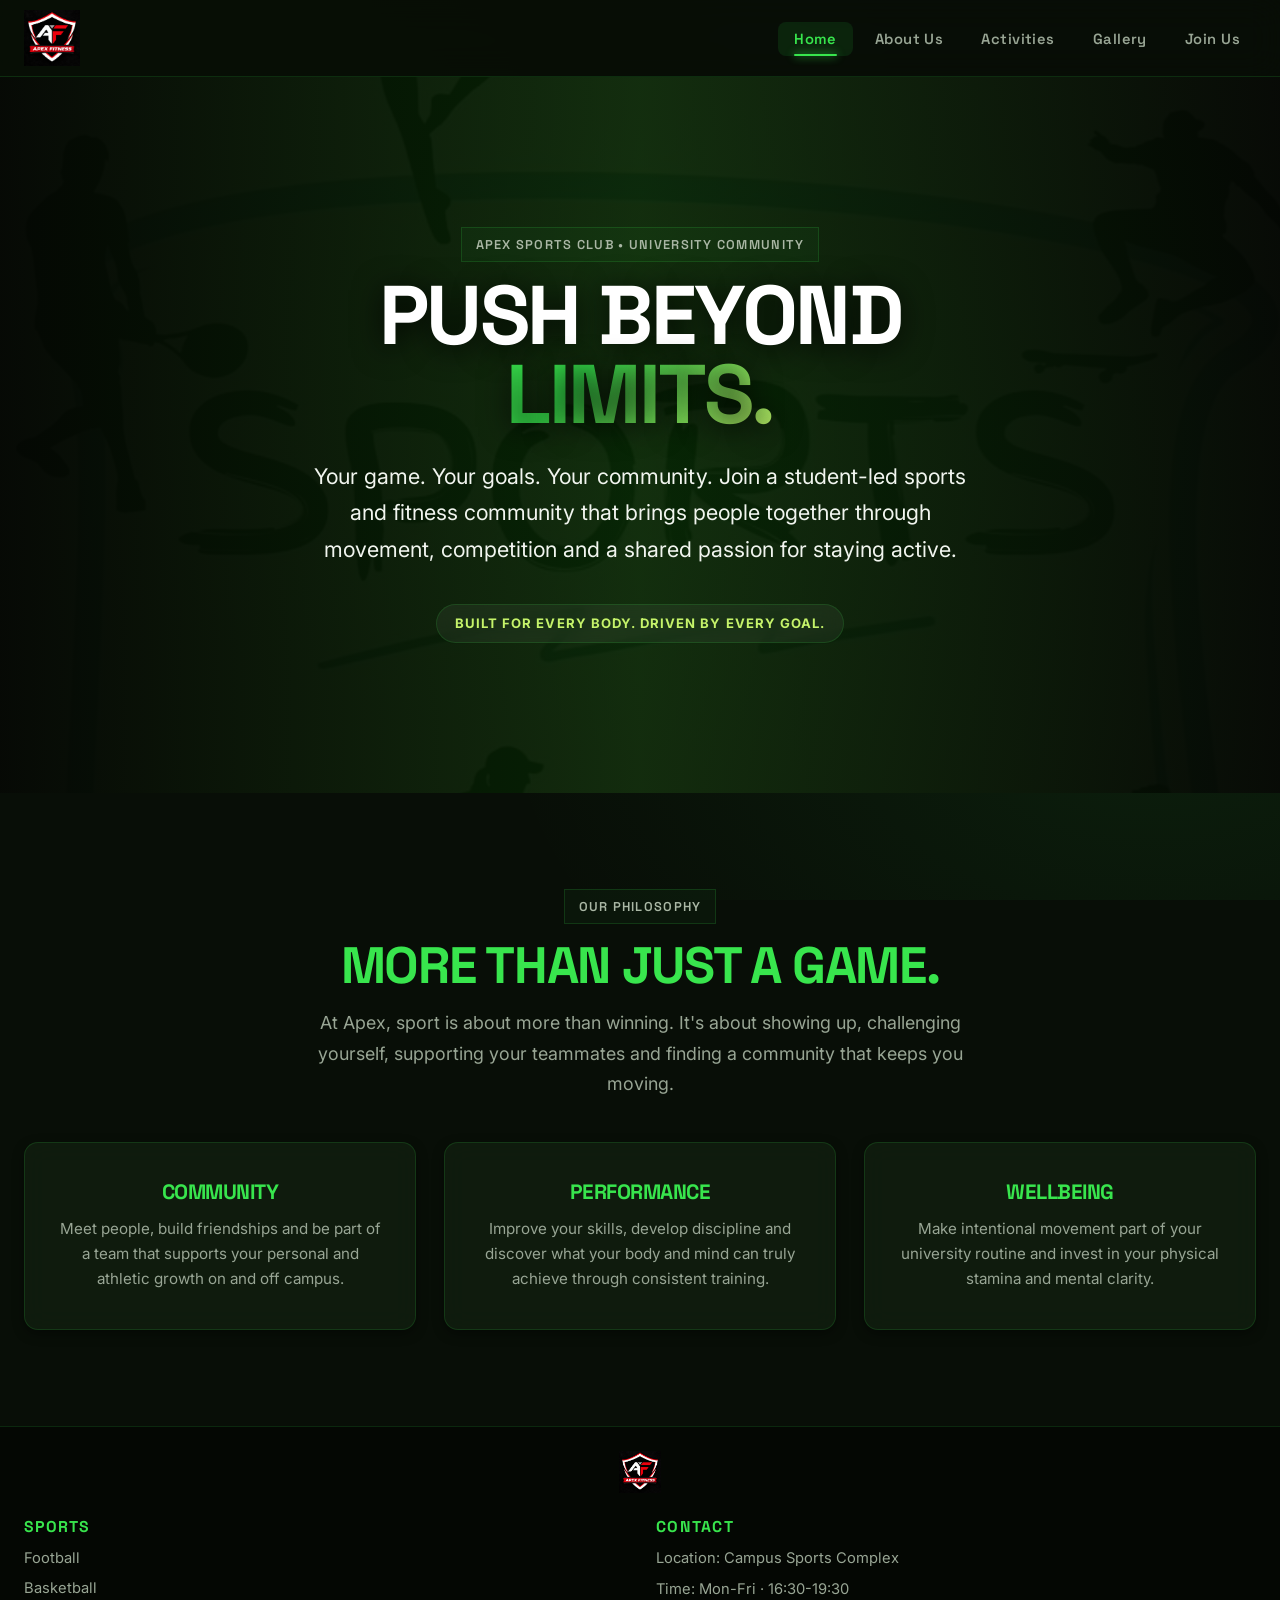
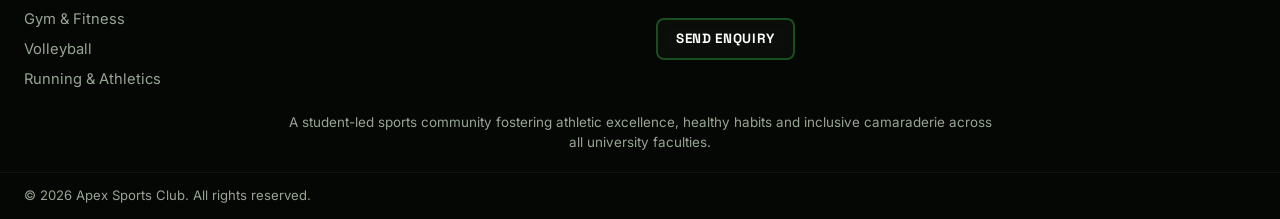
<file: index.html>
<!DOCTYPE html>
<html lang="en">
<head>
  <meta charset="UTF-8" />
  <meta name="viewport" content="width=device-width, initial-scale=1.0" />
  <meta name="description" content="Apex Sports Club – a student-led university sports and fitness community. Football, basketball, gym, running, volleyball and more." />
  <title>Home | Apex Sports Club</title>
  <link rel="stylesheet" href="assets/css/style.css" />
  <link rel="preconnect" href="https://fonts.googleapis.com" />
  <link rel="preconnect" href="https://fonts.gstatic.com" crossorigin />
  <link href="https://fonts.googleapis.com/css2?family=Inter:wght@300;400;500;600;700&family=Space+Grotesk:wght@500;700;800&display=swap" rel="stylesheet" />
  <link rel="icon" type="image/png" href="assets/Apex icon.png" />
</head>
<body>

  <!-- Skip link for accessibility -->
  <a href="#main" class="skip-link">Skip to main content</a>

  <!-- ===== HEADER / NAV ===== -->
  <header class="site-header" id="site-header">
    <div class="header-inner">
      <a href="index.html" class="brand" aria-label="Apex Sports Club – home">
        <img class="brand-image" src="assets/Apex logo.png" alt="" />
      </a>

      <nav class="main-nav" id="main-nav" aria-label="Primary navigation">
        <ul>
          <li><a href="index.html" class="nav-link active">Home</a></li>
          <li><a href="about.html" class="nav-link">About Us</a></li>
          <li><a href="activities.html" class="nav-link">Activities</a></li>
          <li><a href="gallery.html" class="nav-link">Gallery</a></li>
          <li><a href="join.html" class="nav-link">Join Us</a></li>
        </ul>
      </nav>

      
    </div>

    <!-- Mobile drawer -->
    <div class="mobile-nav" id="mobile-nav" aria-hidden="true">
      <ul>
        <li><a href="index.html">Home</a></li>
        <li><a href="about.html">About Us</a></li>
        <li><a href="activities.html">Activities &amp; Events</a></li>
        <li><a href="gallery.html">Gallery</a></li>
        <li><a href="join.html">Join Us / Contact</a></li>
      </ul>
     
    </div>
  </header>

  <main id="main">

    <!-- ===== HERO ===== -->
    <section class="hero" aria-labelledby="hero-title">
      <img src="assets/sports.jpeg" alt="Athletes in training" class="hero-img" />
      <div class="hero-overlay"></div>
      <div class="container hero-content">
        <span class="eyebrow">Apex Sports Club &bull; University Community</span>
        <h1 id="hero-title" class="hero-title">PUSH BEYOND<br><span class="accent">LIMITS.</span></h1>
        <p class="hero-desc">Your game. Your goals. Your community. Join a student-led sports and fitness community that brings people together through movement, competition and a shared passion for staying active.</p>
        
        <span class="hero-badge"> Built for every body. Driven by every goal.</span>
      </div>
    </section>

    <!-- ===== INTRO / PHILOSOPHY ===== -->
    <section class="section bg-dark" aria-labelledby="intro-title">
      <div class="container text-center">
        <span class="eyebrow">Our Philosophy</span>
        <h2 id="intro-title" class="section-title">MORE THAN JUST A GAME.</h2>
        <p class="section-sub">At Apex, sport is about more than winning. It's about showing up, challenging yourself, supporting your teammates and finding a community that keeps you moving.</p>

        <div class="card-grid-3">
          <article class="card">      
            <h3>COMMUNITY</h3>
            <p>Meet people, build friendships and be part of a team that supports your personal and athletic growth on and off campus.</p>
          </article>
          <article class="card">
            <h3>PERFORMANCE</h3>
            <p>Improve your skills, develop discipline and discover what your body and mind can truly achieve through consistent training.</p>
          </article>
          <article class="card">
            <h3>WELLBEING</h3>
            <p>Make intentional movement part of your university routine and invest in your physical stamina and mental clarity.</p>
          </article>
        </div>
      </div>
    </section>

   

  </main>

  <!-- ===== FOOTER ===== -->
  <footer class="site-footer">
    <div class="footer-grid container">
      <div class="footer-brand">
        <a href="index.html" class="brand footer-logo">
          <img class="brand-image" src="assets/Apex logo.png" alt="Apex Fitness logo" />
        </a>
      </div>

      <div>
        <h3 class="footer-heading">Sports</h3>
        <ul class="footer-nav">
          <li><a href="activities.html#football">Football</a></li>
          <li><a href="activities.html#basketball">Basketball</a></li>
          <li><a href="activities.html#fitness">Gym &amp; Fitness</a></li>
          <li><a href="activities.html#volleyball">Volleyball</a></li>
          <li><a href="activities.html#running">Running &amp; Athletics</a></li>
        </ul>
      </div>

      <div>
        <h3 class="footer-heading">Contact</h3>
        <ul class="footer-contact">
          <li>Location: Campus Sports Complex </li>
          <li>Time: Mon-Fri · 16:30-19:30</li>
        </ul>
        <a href="join.html" class="btn btn-outline btn-sm mt-2">Send Enquiry</a>
      </div>
    </div>
    <p class="footer-desc container">A student-led sports community fostering athletic excellence, healthy habits and inclusive camaraderie across all university faculties.</p>
    <div class="footer-bottom container">
      <span>&copy; <span id="year"></span> Apex Sports Club. All rights reserved.</span>
    </div>
  </footer>

  <script src="assets/js/main.js" defer></script>
</body>
</html>
</file>
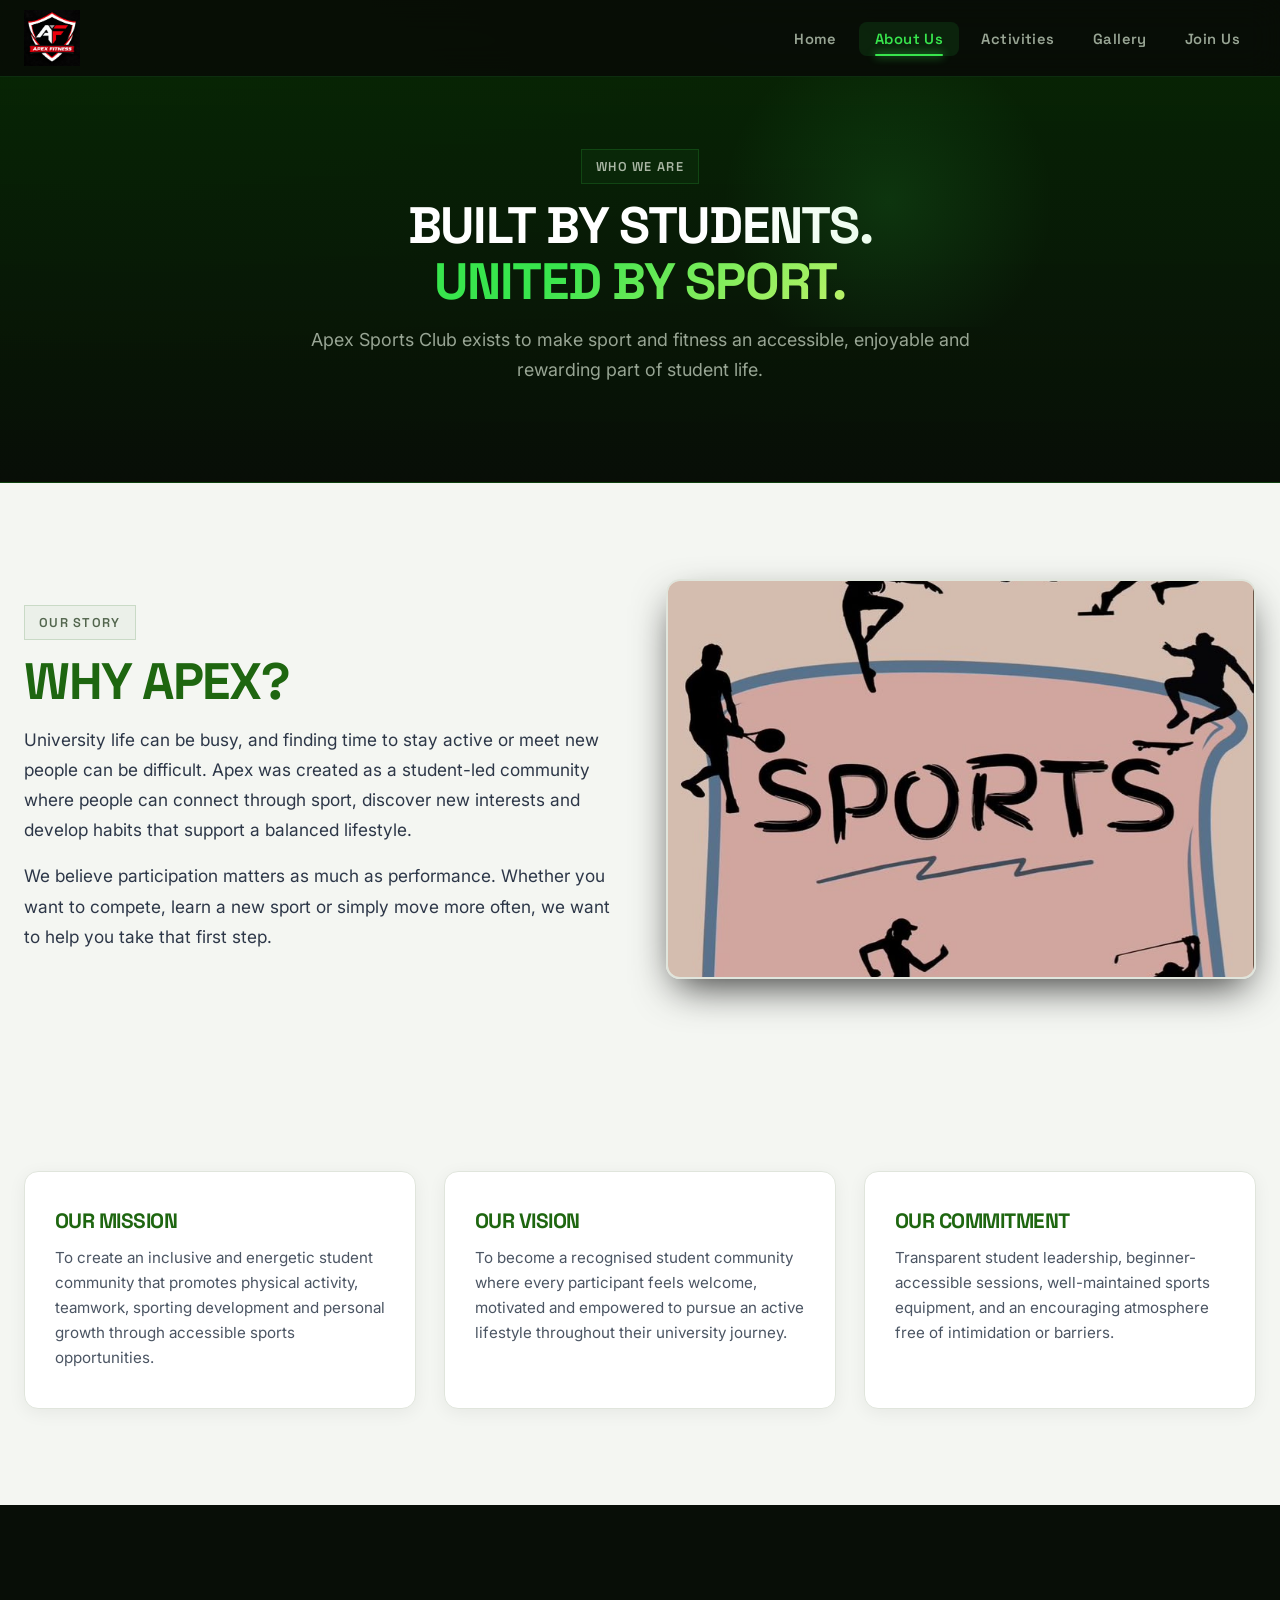
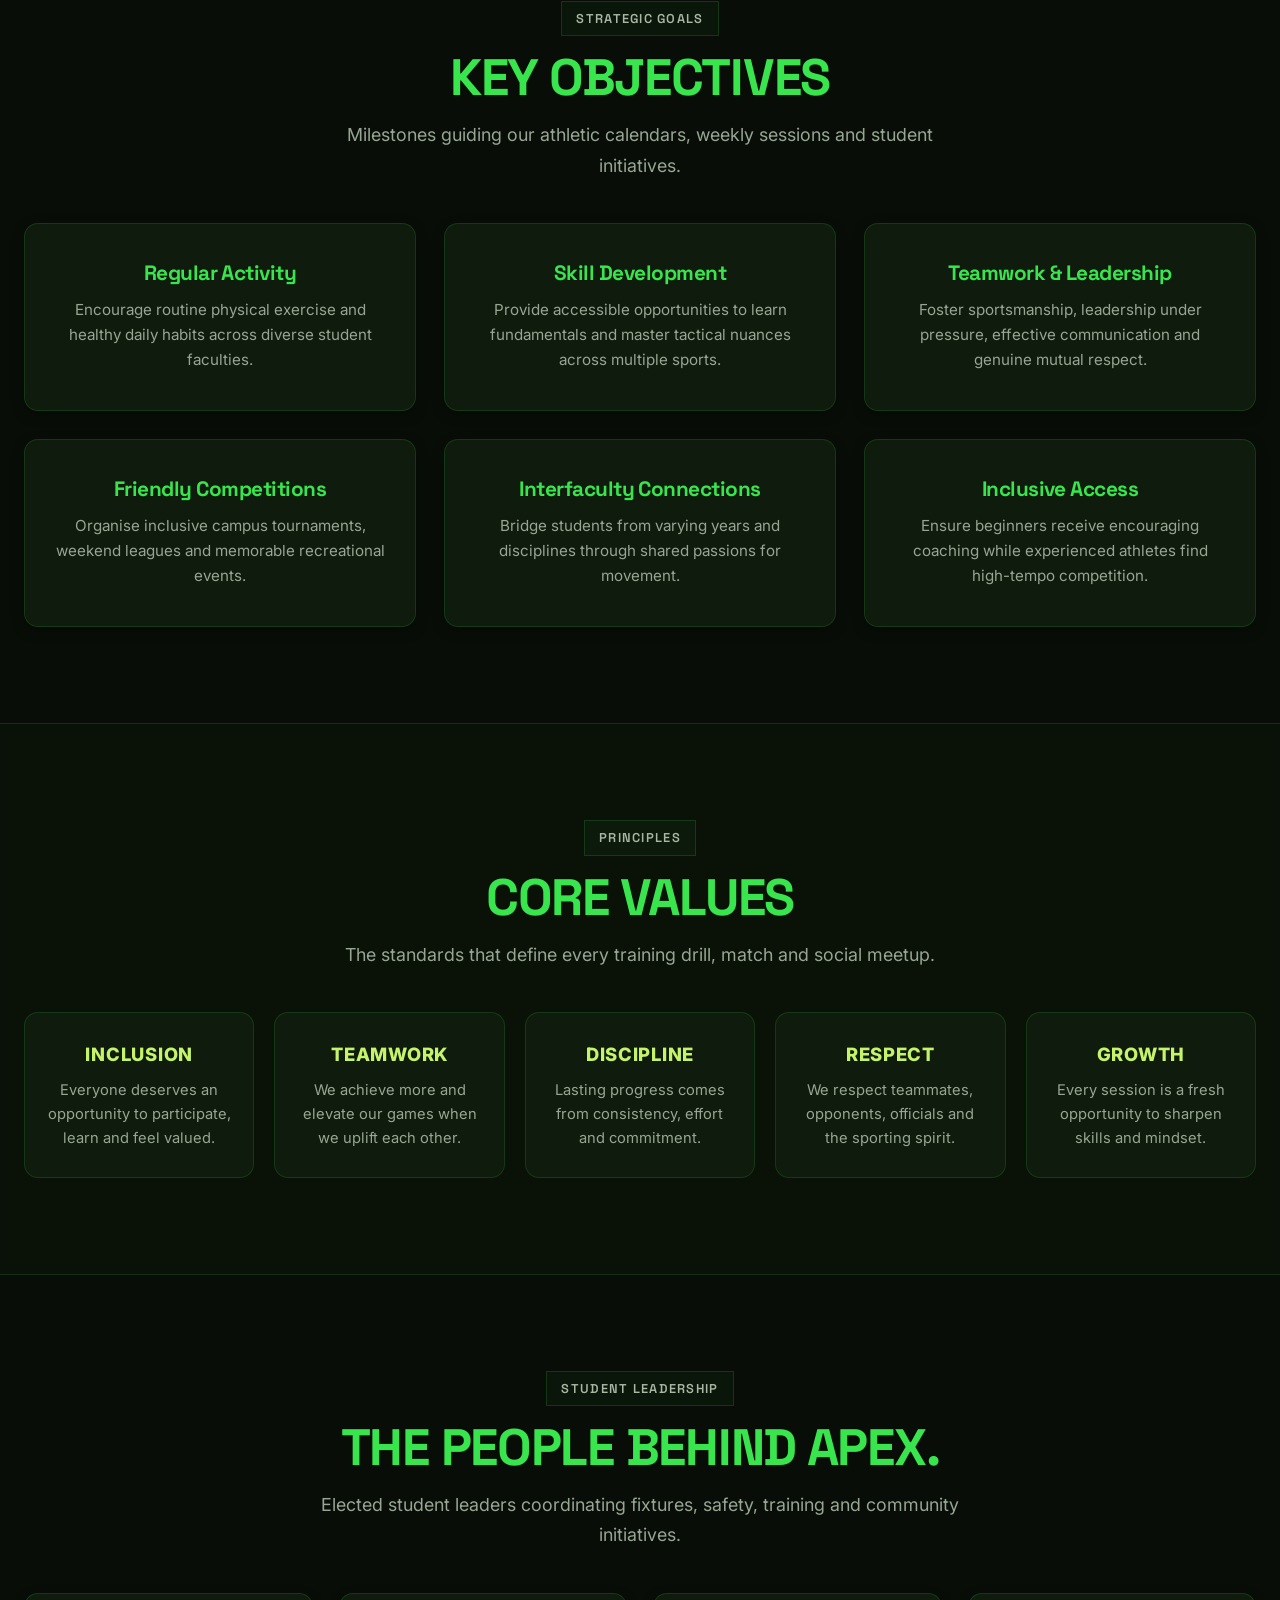
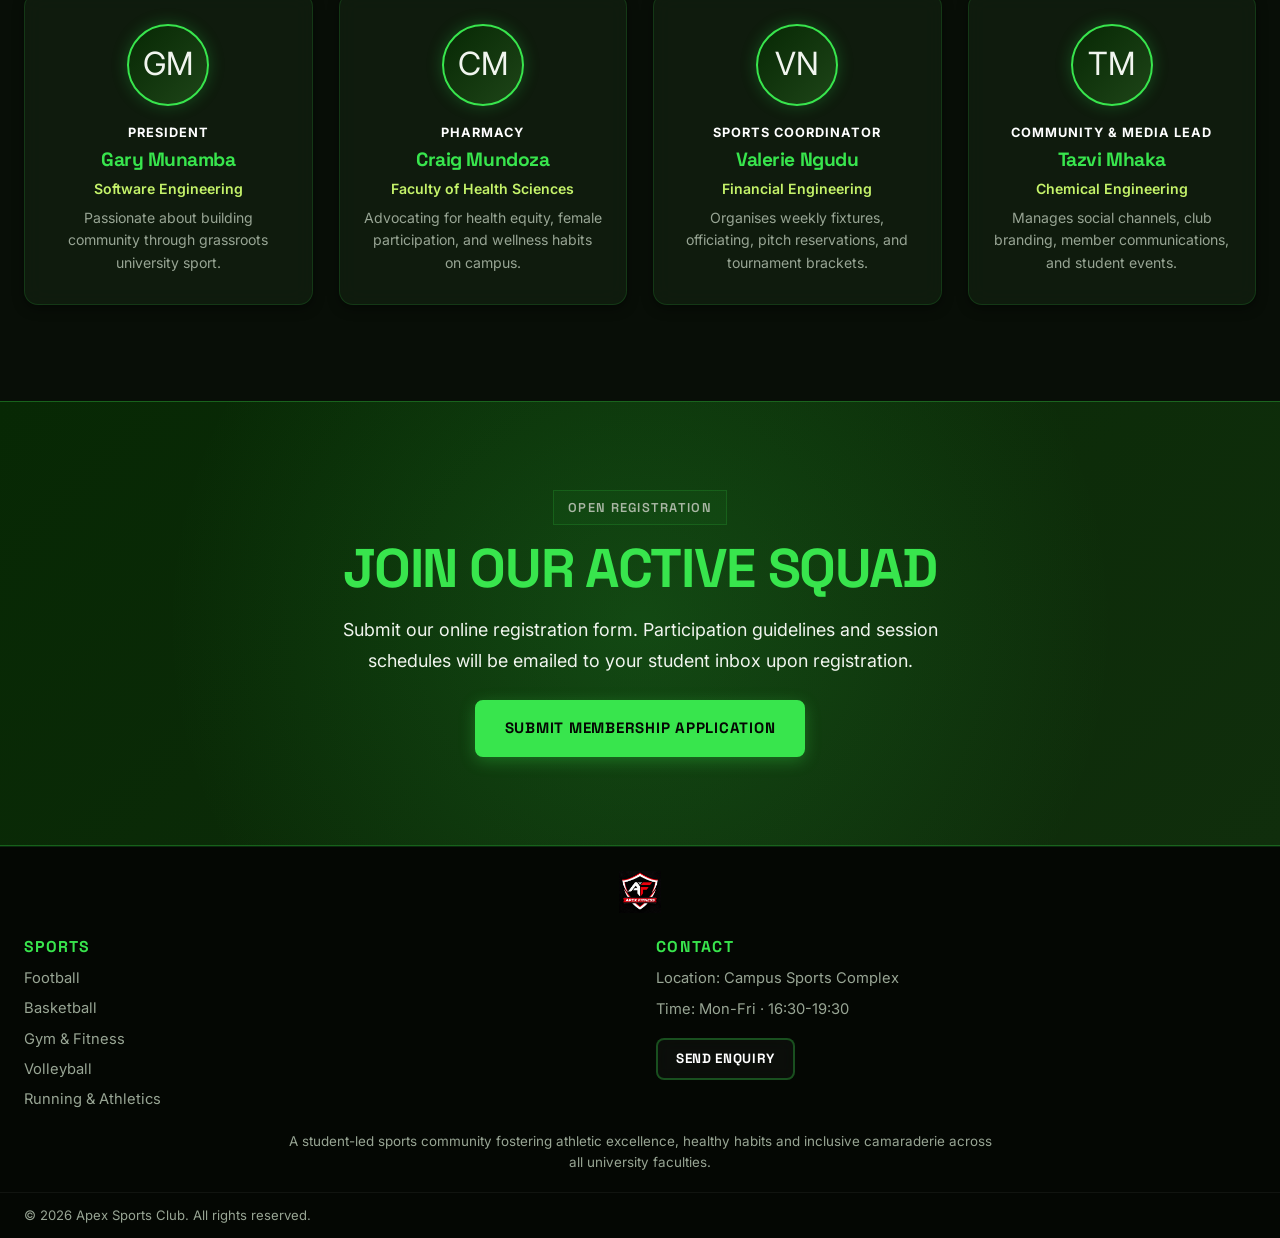
<file: about.html>
<!DOCTYPE html>
<html lang="en">
<head>
  <meta charset="UTF-8" />
  <meta name="viewport" content="width=device-width, initial-scale=1.0" />
  <meta name="description" content="Learn about Apex Sports Club – our student-led mission, vision, core values, objectives and dedicated committee." />
  <title>About Us | Apex Sports Club</title>
  <link rel="stylesheet" href="assets/css/style.css" />
  <link rel="preconnect" href="https://fonts.googleapis.com" />
  <link rel="preconnect" href="https://fonts.gstatic.com" crossorigin />
  <link href="https://fonts.googleapis.com/css2?family=Inter:wght@300;400;500;600;700&family=Space+Grotesk:wght@500;700;800&display=swap" rel="stylesheet" />
  <link rel="icon" type="image/png" href="assets/Apex icon.png" />
</head>
<body>

  <a href="#main" class="skip-link">Skip to main content</a>

  <header class="site-header" id="site-header">
    <div class="header-inner">
      <a href="index.html" class="brand" aria-label="Apex Sports Club – home">
        <img class="brand-image" src="assets/Apex logo.png" alt="" />
      </a>
      <nav class="main-nav" id="main-nav" aria-label="Primary navigation">
        <ul>
          <li><a href="index.html" class="nav-link">Home</a></li>
          <li><a href="about.html" class="nav-link active">About Us</a></li>
          <li><a href="activities.html" class="nav-link">Activities</a></li>
          <li><a href="gallery.html" class="nav-link">Gallery</a></li>
          <li><a href="join.html" class="nav-link">Join Us</a></li>
        </ul>
      </nav>
      
    
    <div class="mobile-nav" id="mobile-nav" aria-hidden="true">
      <ul>
        <li><a href="index.html">Home</a></li>
        <li><a href="about.html">About Us</a></li>
        <li><a href="activities.html">Activities &amp; Events</a></li>
        <li><a href="gallery.html">Gallery</a></li>
        <li><a href="join.html">Join Us / Contact</a></li>
      </ul>
     
    </div>
  </header>

  <main id="main">

    <!-- PAGE HERO -->
    <section class="page-hero about-hero">
      <div class="container">
        <span class="eyebrow">Who We Are</span>
        <h1 class="section-title">BUILT BY STUDENTS.<br><span class="accent">UNITED BY SPORT.</span></h1>
        <p class="section-sub">Apex Sports Club exists to make sport and fitness an accessible, enjoyable and rewarding part of student life.</p>
      </div>
    </section>

    <!-- OUR STORY -->
    <section class="section bg-light" aria-labelledby="story-title">
      <div class="container about-split">
        <div class="about-text">
          <span class="eyebrow">Our Story</span>
          <h2 id="story-title" class="section-title dark">WHY APEX?</h2>
          <p>University life can be busy, and finding time to stay active or meet new people can be difficult. Apex was created as a student-led community where people can connect through sport, discover new interests and develop habits that support a balanced lifestyle.</p>
          <p class="mt-2">We believe participation matters as much as performance. Whether you want to compete, learn a new sport or simply move more often, we want to help you take that first step.</p>
        </div>
        <div class="about-image">
          <img src="assets/sports.jpeg" alt="Apex Sports Club community in action" />
        </div>
      </div>
    </section>

    <!-- MISSION / VISION / COMMITMENT -->
    <section class="section bg-light" aria-labelledby="mvn-title">
      <div class="container">
        <div class="card-grid-3">
          <article class="card card-light">
            <h3>OUR MISSION</h3>
            <p>To create an inclusive and energetic student community that promotes physical activity, teamwork, sporting development and personal growth through accessible sports opportunities.</p>
          </article>
          <article class="card card-light">
            <h3>OUR VISION</h3>
            <p>To become a recognised student community where every participant feels welcome, motivated and empowered to pursue an active lifestyle throughout their university journey.</p>
          </article>
          <article class="card card-light">
            <h3>OUR COMMITMENT</h3>
            <p>Transparent student leadership, beginner-accessible sessions, well-maintained sports equipment, and an encouraging atmosphere free of intimidation or barriers.</p>
          </article>
        </div>
      </div>
    </section>

    <!-- OBJECTIVES -->
    <section class="section bg-dark" aria-labelledby="obj-title">
      <div class="container text-center">
        <span class="eyebrow">Strategic Goals</span>
        <h2 id="obj-title" class="section-title">KEY OBJECTIVES</h2>
        <p class="section-sub">Milestones guiding our athletic calendars, weekly sessions and student initiatives.</p>
        <div class="card-grid-3">
          <article class="card"><h3>Regular Activity</h3><p>Encourage routine physical exercise and healthy daily habits across diverse student faculties.</p></article>
          <article class="card"><h3>Skill Development</h3><p>Provide accessible opportunities to learn fundamentals and master tactical nuances across multiple sports.</p></article>
          <article class="card"><h3>Teamwork &amp; Leadership</h3><p>Foster sportsmanship, leadership under pressure, effective communication and genuine mutual respect.</p></article>
          <article class="card"><h3>Friendly Competitions</h3><p>Organise inclusive campus tournaments, weekend leagues and memorable recreational events.</p></article>
          <article class="card"><h3>Interfaculty Connections</h3><p>Bridge students from varying years and disciplines through shared passions for movement.</p></article>
          <article class="card"><h3>Inclusive Access</h3><p>Ensure beginners receive encouraging coaching while experienced athletes find high-tempo competition.</p></article>
        </div>
      </div>
    </section>

    <!-- CORE VALUES -->
    <section class="section bg-alt" aria-labelledby="values-title">
      <div class="container text-center">
        <span class="eyebrow">Principles</span>
        <h2 id="values-title" class="section-title">CORE VALUES</h2>
        <p class="section-sub">The standards that define every training drill, match and social meetup.</p>
        <div class="values-grid">
          <div class="value-card"><div class="value-name">INCLUSION</div><p>Everyone deserves an opportunity to participate, learn and feel valued.</p></div>
          <div class="value-card"><div class="value-name">TEAMWORK</div><p>We achieve more and elevate our games when we uplift each other.</p></div>
          <div class="value-card"><div class="value-name">DISCIPLINE</div><p>Lasting progress comes from consistency, effort and commitment.</p></div>
          <div class="value-card"><div class="value-name">RESPECT</div><p>We respect teammates, opponents, officials and the sporting spirit.</p></div>
          <div class="value-card"><div class="value-name">GROWTH</div><p>Every session is a fresh opportunity to sharpen skills and mindset.</p></div>
        </div>
      </div>
    </section>

    <!-- COMMITTEE (JS-rendered) -->
    <section class="section bg-dark" aria-labelledby="committee-title">
      <div class="container text-center">
        <span class="eyebrow">Student Leadership</span>
        <h2 id="committee-title" class="section-title">THE PEOPLE BEHIND APEX.</h2>
        <p class="section-sub">Elected student leaders coordinating fixtures, safety, training and community initiatives.</p>
        <div class="committee-grid" id="committee-grid">
          <!-- rendered by main.js -->
        </div>
      </div>
    </section>

    <!-- MEMBERSHIP CTA -->
    <section class="cta-strip" aria-labelledby="about-cta">
      <div class="container text-center cta-inner">
        <span class="eyebrow">Open Registration</span>
        <h2 id="about-cta" class="cta-title">JOIN OUR ACTIVE SQUAD</h2>
        <p>Submit our online registration form. Participation guidelines and session schedules will be emailed to your student inbox upon registration.</p>
        <a href="join.html" class="btn btn-primary mt-3">Submit Membership Application</a>
      </div>
    </section>

  </main>

  <!-- ===== FOOTER ===== -->
  <footer class="site-footer">
    <div class="footer-grid container">
      <div class="footer-brand">
        <a href="index.html" class="brand footer-logo">
          <img class="brand-image" src="assets/Apex logo.png" alt="Apex Fitness logo" />
        </a>
      </div>

      <div>
        <h3 class="footer-heading">Sports</h3>
        <ul class="footer-nav">
          <li><a href="activities.html#football">Football</a></li>
          <li><a href="activities.html#basketball">Basketball</a></li>
          <li><a href="activities.html#fitness">Gym &amp; Fitness</a></li>
          <li><a href="activities.html#volleyball">Volleyball</a></li>
          <li><a href="activities.html#running">Running &amp; Athletics</a></li>
        </ul>
      </div>

      <div>
        <h3 class="footer-heading">Contact</h3>
        <ul class="footer-contact">
          <li>Location: Campus Sports Complex </li>
          <li>Time: Mon-Fri · 16:30-19:30</li>
        </ul>
        <a href="join.html" class="btn btn-outline btn-sm mt-2">Send Enquiry</a>
      </div>
    </div>

    <p class="footer-desc container">A student-led sports community fostering athletic excellence, healthy habits and inclusive camaraderie across all university faculties.</p>

    <div class="footer-bottom container">
      <span>&copy; <span id="year"></span> Apex Sports Club. All rights reserved.</span>
    </div>
  </footer>

  <script src="assets/js/main.js" defer></script>
</body>
</html>
</file>
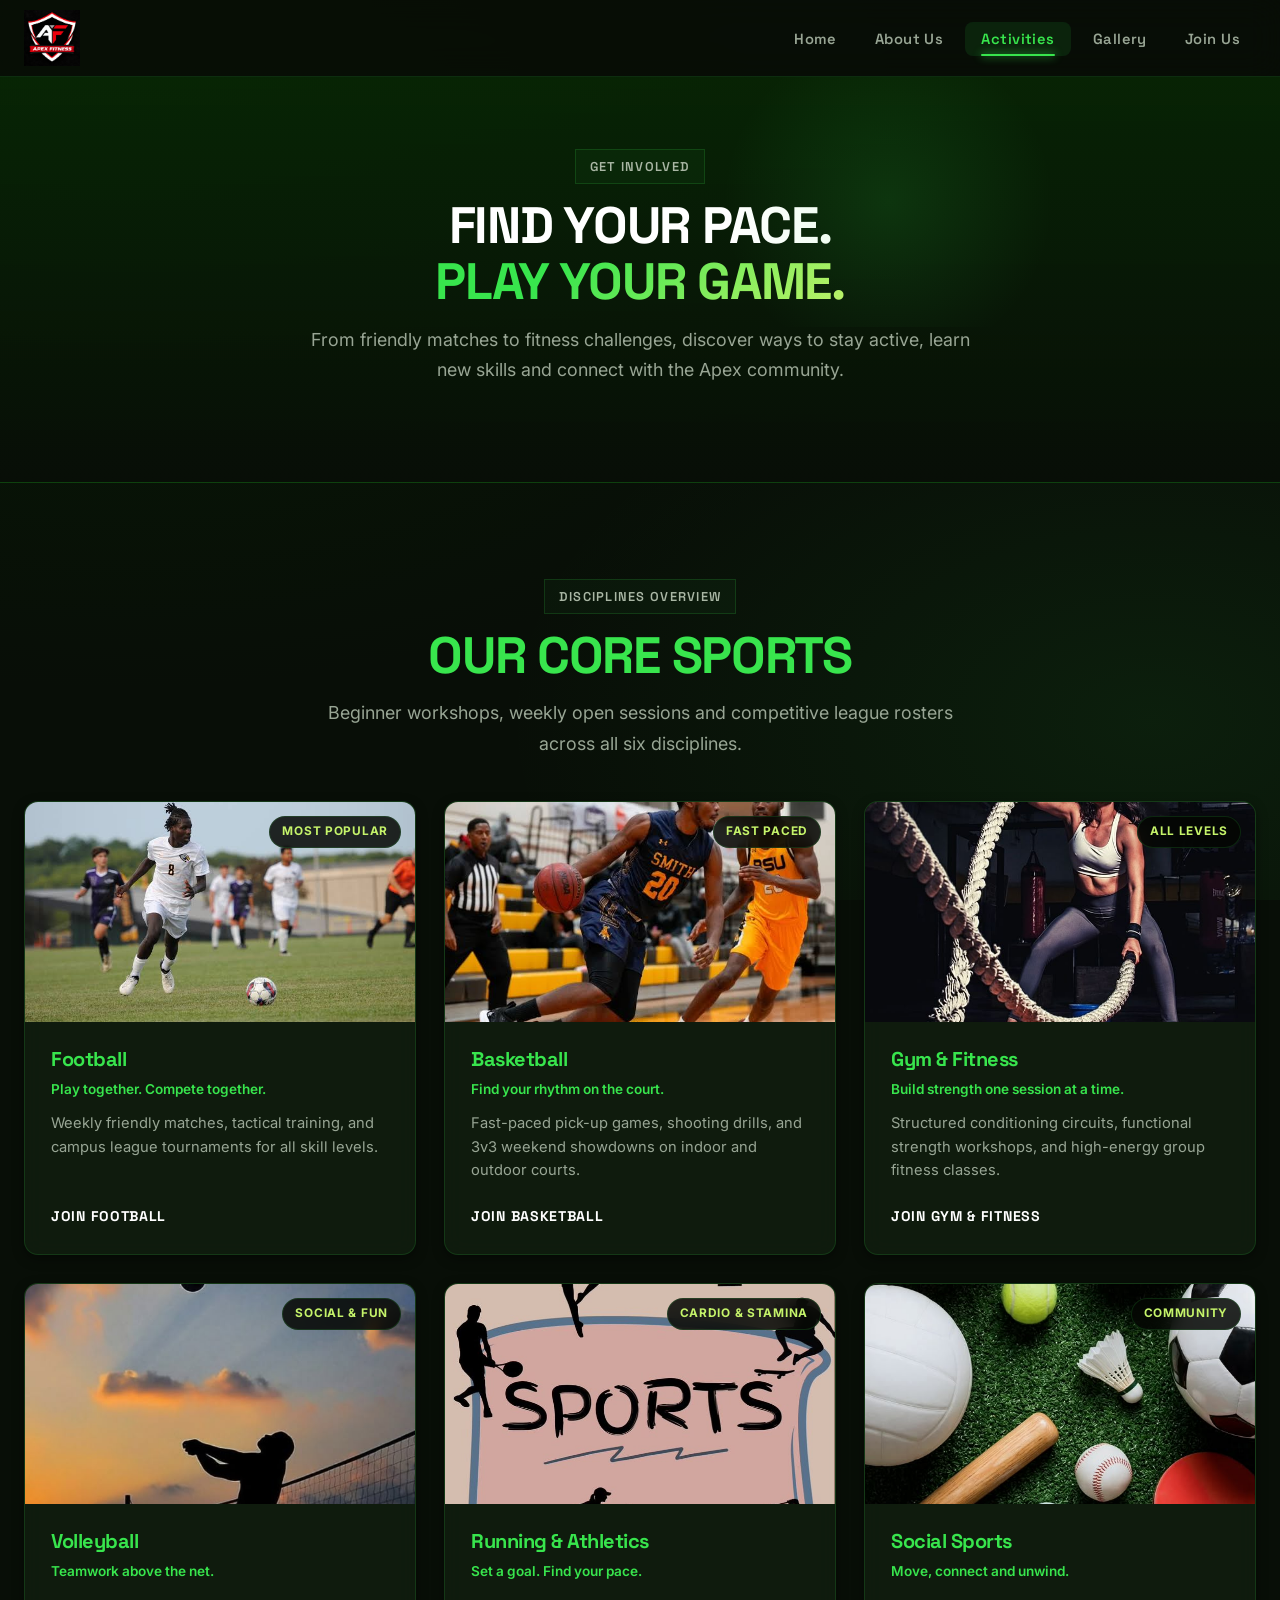
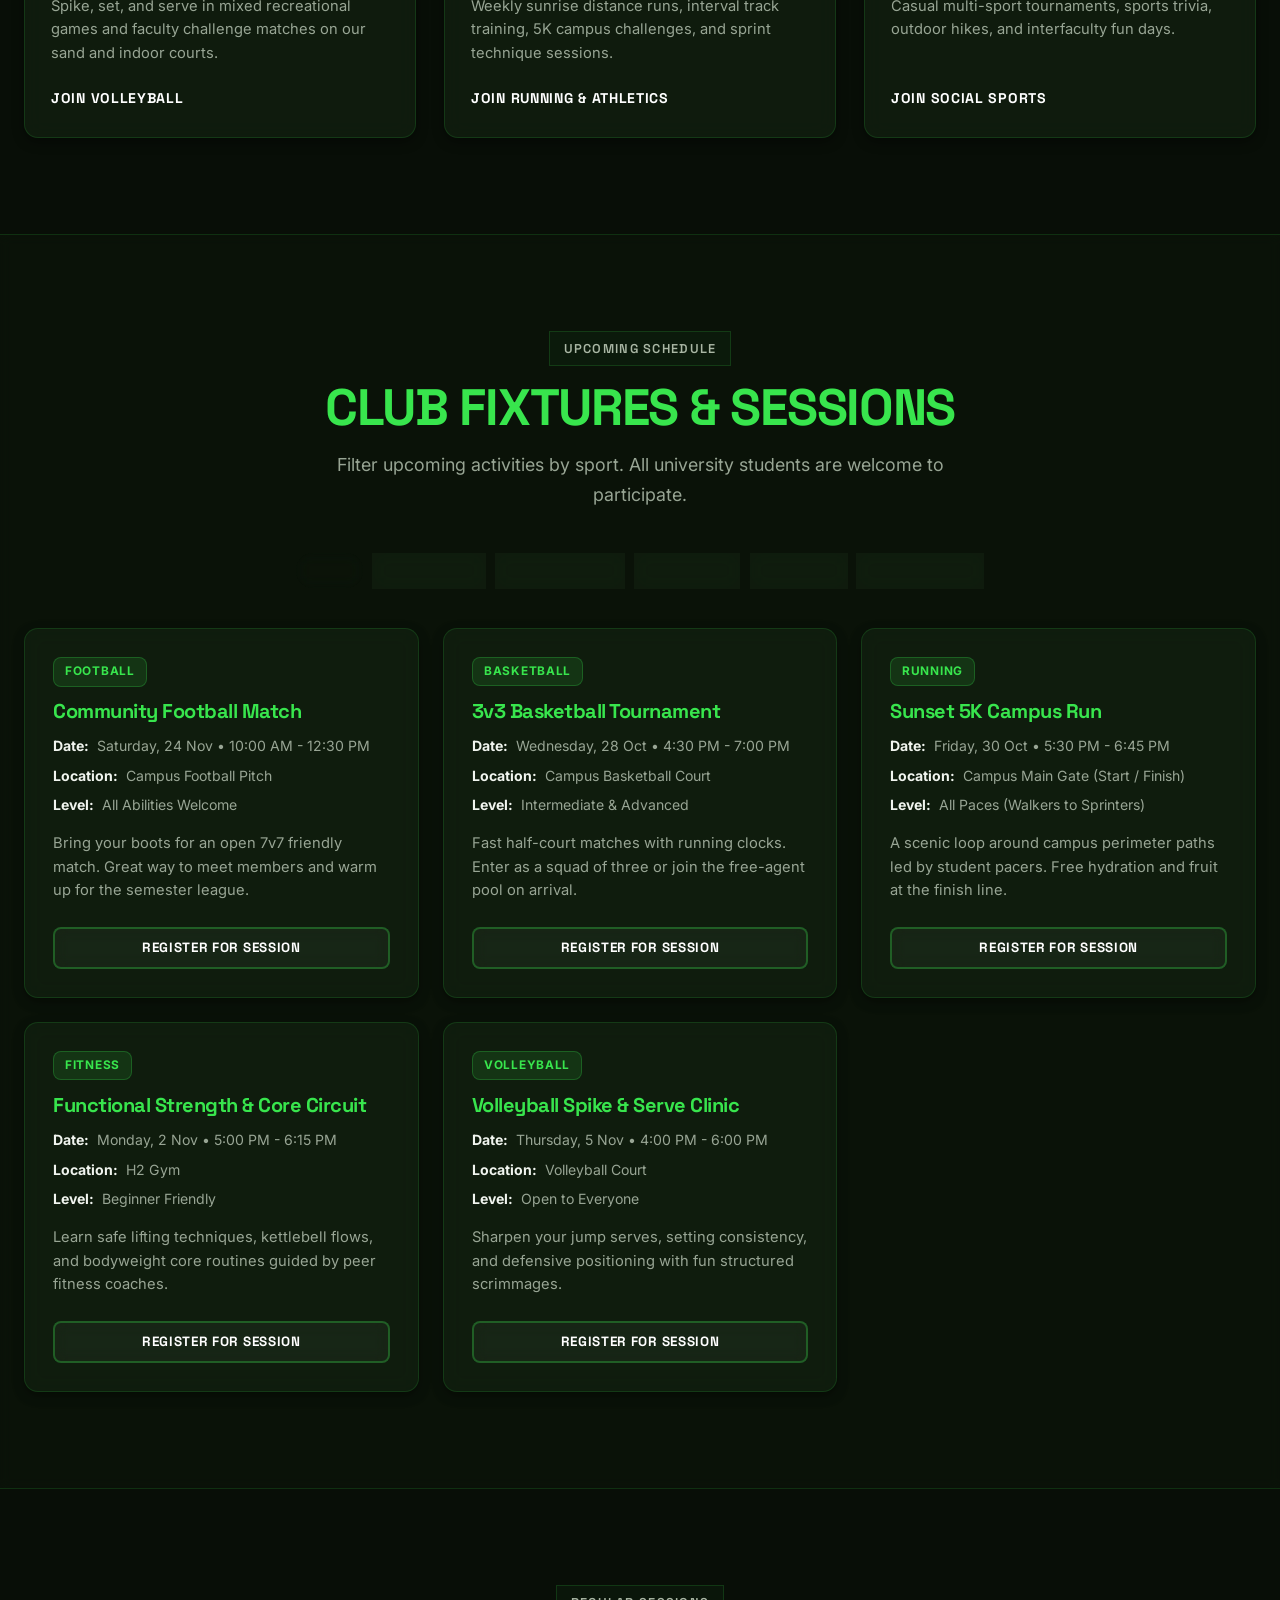
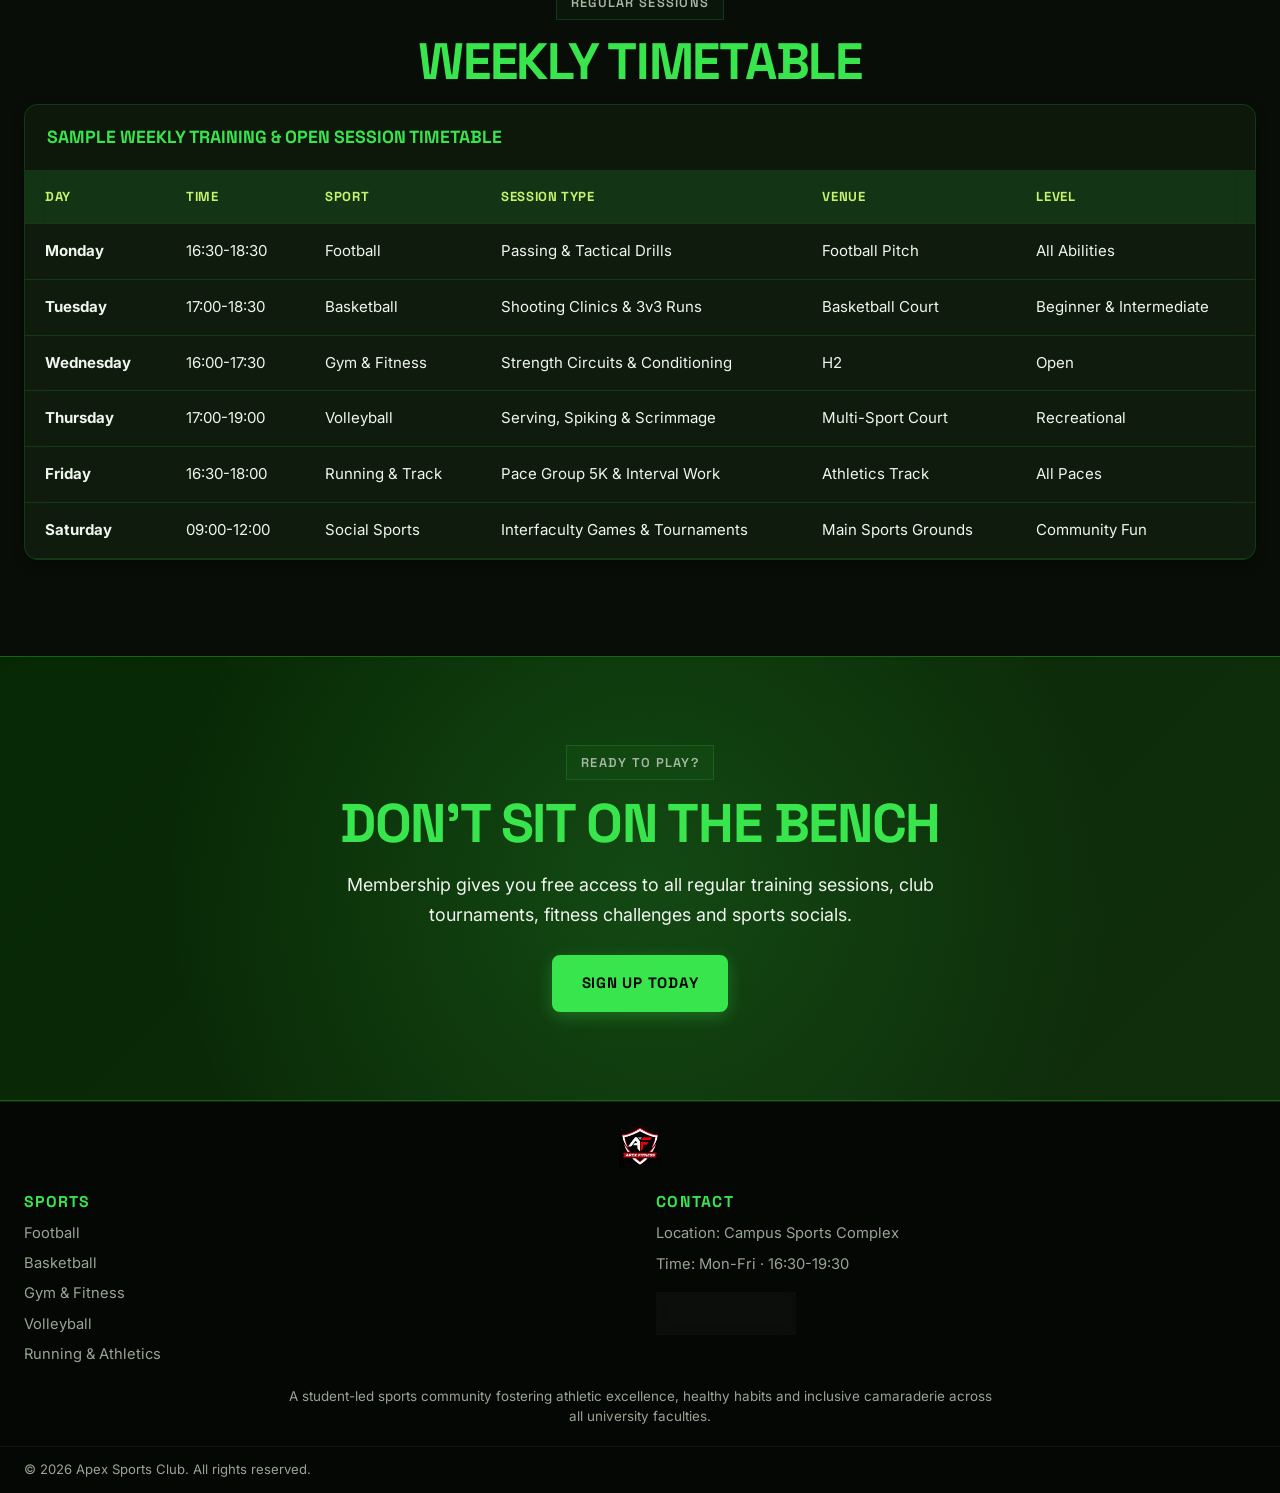
<file: activities.html>
<!DOCTYPE html>
<html lang="en">
<head>
  <meta charset="UTF-8" />
  <meta name="viewport" content="width=device-width, initial-scale=1.0" />
  <meta name="description" content="Explore Apex Sports Club activities: football, basketball, gym, running, volleyball and upcoming events." />
  <title>Activities &amp; Events | Apex Sports Club</title>
  <link rel="stylesheet" href="assets/css/style.css" />
  <link rel="preconnect" href="https://fonts.googleapis.com" />
  <link rel="preconnect" href="https://fonts.gstatic.com" crossorigin />
  <link href="https://fonts.googleapis.com/css2?family=Inter:wght@300;400;500;600;700&family=Space+Grotesk:wght@500;700;800&display=swap" rel="stylesheet" />
  <link rel="icon" type="image/png" href="assets/Apex icon.png" />
</head>
<body>

  <a href="#main" class="skip-link">Skip to main content</a>

  <header class="site-header" id="site-header">
    <div class="header-inner">
      <a href="index.html" class="brand" aria-label="Apex Sports Club – home">
        <img class="brand-image" src="assets/Apex logo.png" alt="" />
      </a>
      <nav class="main-nav" id="main-nav" aria-label="Primary navigation">
        <ul>
          <li><a href="index.html" class="nav-link">Home</a></li>
          <li><a href="about.html" class="nav-link">About Us</a></li>
          <li><a href="activities.html" class="nav-link active">Activities</a></li>
          <li><a href="gallery.html" class="nav-link">Gallery</a></li>
          <li><a href="join.html" class="nav-link">Join Us</a></li>
        </ul>
      </nav>
     
    
    <div class="mobile-nav" id="mobile-nav" aria-hidden="true">
      <ul>
        <li><a href="index.html">Home</a></li>
        <li><a href="about.html">About Us</a></li>
        <li><a href="activities.html">Activities &amp; Events</a></li>
        <li><a href="gallery.html">Gallery</a></li>
        <li><a href="join.html">Join Us / Contact</a></li>
      </ul>
     
    </div>
  </header>

  <main id="main">

    <!-- PAGE HERO -->
    <section class="page-hero activities-hero">
      <div class="container">
        <span class="eyebrow">Get Involved</span>
        <h1 class="section-title">FIND YOUR PACE.<br><span class="accent">PLAY YOUR GAME.</span></h1>
        <p class="section-sub">From friendly matches to fitness challenges, discover ways to stay active, learn new skills and connect with the Apex community.</p>
      </div>
    </section>

    <!-- SPORTS OVERVIEW (JS-rendered cards) -->
    <section class="section bg-dark" aria-labelledby="sports-ov-title">
      <div class="container text-center">
        <span class="eyebrow">Disciplines Overview</span>
        <h2 id="sports-ov-title" class="section-title">OUR CORE SPORTS</h2>
        <p class="section-sub">Beginner workshops, weekly open sessions and competitive league rosters across all six disciplines.</p>
        <div class="sports-grid" id="activities-sports-grid"><!-- rendered by main.js --></div>
      </div>
    </section>

    <!-- EVENTS SECTION (JS-rendered + filter) -->
    <section class="section bg-alt" aria-labelledby="events-ov-title">
      <div class="container text-center">
        <span class="eyebrow">Upcoming Schedule</span>
        <h2 id="events-ov-title" class="section-title">CLUB FIXTURES &amp; SESSIONS</h2>
        <p class="section-sub">Filter upcoming activities by sport. All university students are welcome to participate.</p>

        <!-- Filter bar (buttons injected by JS) -->
        <div class="filter-bar" id="filter-bar" role="tablist" aria-label="Event category filters"></div>

        <!-- Events container -->
        <div class="events-grid" id="events-grid"><!-- rendered by main.js --></div>

        <!-- Empty state -->
        <div class="empty-state" id="events-empty" style="display:none">
          <h3>No sessions found</h3>
          <p>No fixtures currently scheduled in this category. Check back soon!</p>
          <button class="btn btn-outline btn-sm mt-2" id="reset-events-btn">View All Events</button>
        </div>
      </div>
    </section>

    <!-- WEEKLY TIMETABLE (HTML table — ISE 2102 HTML requirement) -->
    <section class="section bg-dark" aria-labelledby="timetable-title">
      <div class="container">
        <div class="text-center">
          <span class="eyebrow">Regular Sessions</span>
          <h2 id="timetable-title" class="section-title">WEEKLY TIMETABLE</h2>
        </div>
        <div class="table-wrap">
          <table class="schedule-table">
            <caption>Sample Weekly Training &amp; Open Session Timetable</caption>
            <thead>
              <tr>
                <th scope="col">Day</th>
                <th scope="col">Time</th>
                <th scope="col">Sport</th>
                <th scope="col">Session Type</th>
                <th scope="col">Venue</th>
                <th scope="col">Level</th>
              </tr>
            </thead>
            <tbody>
              <tr><td><strong>Monday</strong></td><td>16:30-18:30</td><td>Football</td><td>Passing &amp; Tactical Drills</td><td>Football Pitch</td><td>All Abilities</td></tr>
              <tr><td><strong>Tuesday</strong></td><td>17:00-18:30</td><td>Basketball</td><td>Shooting Clinics &amp; 3v3 Runs</td><td>Basketball Court</td><td>Beginner &amp; Intermediate</td></tr>
              <tr><td><strong>Wednesday</strong></td><td>16:00-17:30</td><td>Gym &amp; Fitness</td><td>Strength Circuits &amp; Conditioning</td><td>H2</td><td>Open </td></tr>
              <tr><td><strong>Thursday</strong></td><td>17:00-19:00</td><td>Volleyball</td><td>Serving, Spiking &amp; Scrimmage</td><td>Multi-Sport Court</td><td>Recreational</td></tr>
              <tr><td><strong>Friday</strong></td><td>16:30-18:00</td><td>Running &amp; Track</td><td>Pace Group 5K &amp; Interval Work</td><td>Athletics Track</td><td>All Paces</td></tr>
              <tr><td><strong>Saturday</strong></td><td>09:00-12:00</td><td>Social Sports</td><td>Interfaculty Games &amp; Tournaments</td><td>Main Sports Grounds</td><td>Community Fun</td></tr>
            </tbody>
          </table>
        </div>
      </div>
    </section>

    <!-- CTA -->
    <section class="cta-strip" aria-labelledby="act-cta">
      <div class="container text-center cta-inner">
        <span class="eyebrow">Ready to Play?</span>
        <h2 id="act-cta" class="cta-title">DON'T SIT ON THE BENCH</h2>
        <p>Membership gives you free access to all regular training sessions, club tournaments, fitness challenges and sports socials.</p>
        <a href="join.html" class="btn btn-primary mt-3">Sign Up Today</a>
      </div>
    </section>

  </main>
 <!-- ===== FOOTER ===== -->
  <footer class="site-footer">
    <div class="footer-grid container">
      <div class="footer-brand">
        <a href="index.html" class="brand footer-logo">
          <img class="brand-image" src="assets/Apex logo.png" alt="Apex Fitness logo" />
        </a>
      </div>

      <div>
        <h3 class="footer-heading">Sports</h3>
        <ul class="footer-nav">
          <li><a href="activities.html#football">Football</a></li>
          <li><a href="activities.html#basketball">Basketball</a></li>
          <li><a href="activities.html#fitness">Gym &amp; Fitness</a></li>
          <li><a href="activities.html#volleyball">Volleyball</a></li>
          <li><a href="activities.html#running">Running &amp; Athletics</a></li>
        </ul>
      </div>

      <div>
        <h3 class="footer-heading">Contact</h3>
        <ul class="footer-contact">
          <li>Location: Campus Sports Complex </li>
          <li>Time: Mon-Fri · 16:30-19:30</li>
        </ul>
        <a href="join.html" class="btn btn-outline btn-sm mt-2">Send Enquiry</a>
      </div>
    </div>

    <p class="footer-desc container">A student-led sports community fostering athletic excellence, healthy habits and inclusive camaraderie across all university faculties.</p>

    <div class="footer-bottom container">
      <span>&copy; <span id="year"></span> Apex Sports Club. All rights reserved.</span>
    </div>
  </footer>

  <script src="assets/js/main.js" defer></script>
</body>
</html>
</file>
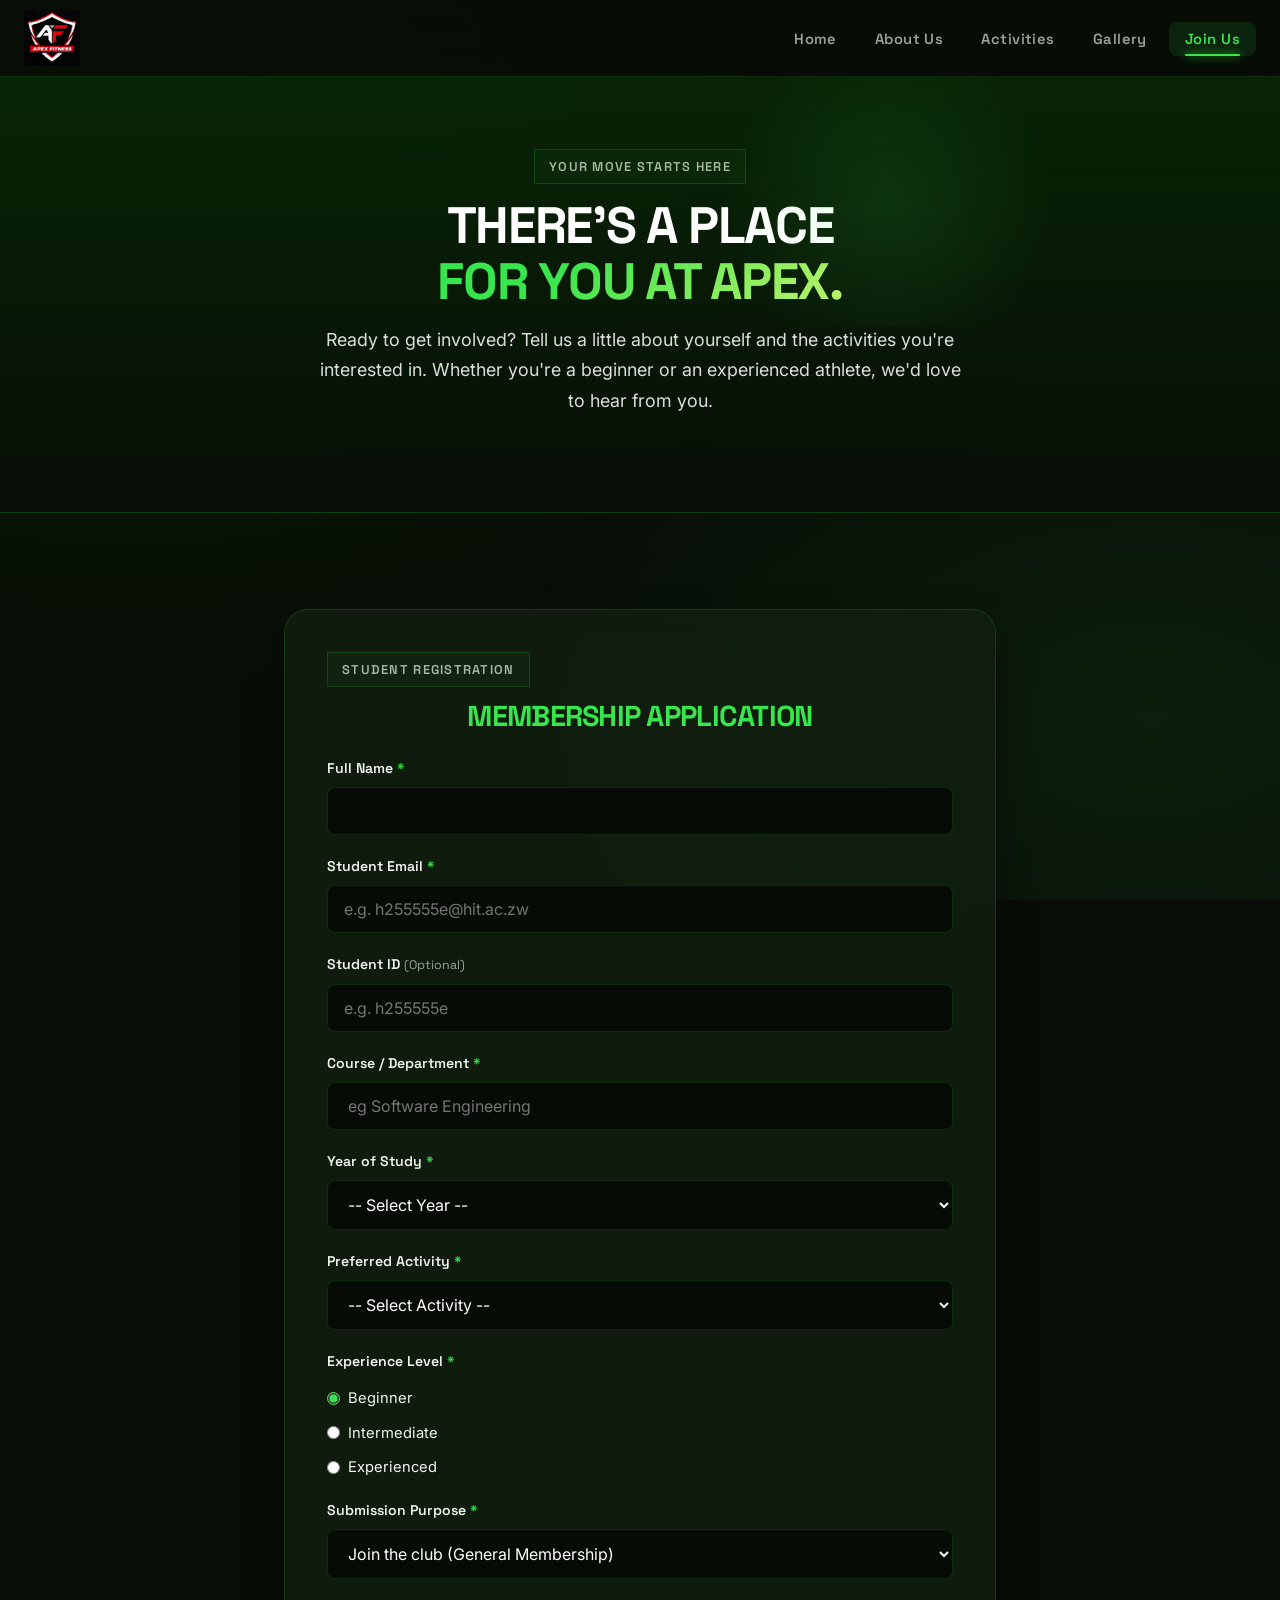
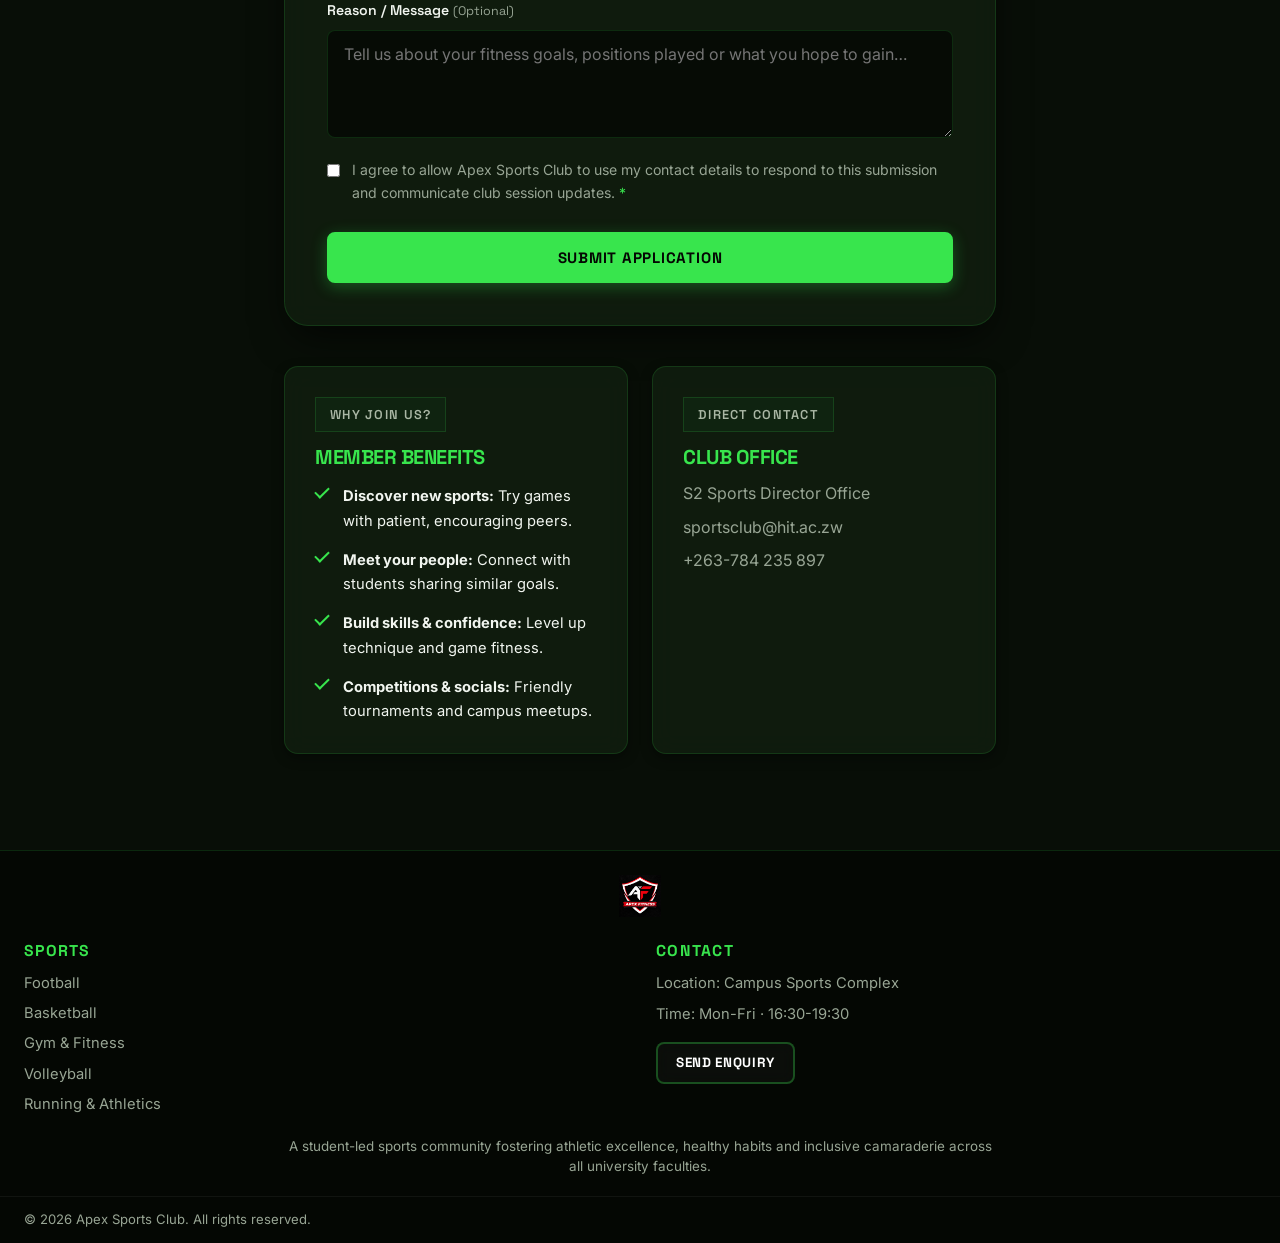
<file: join.html>
<!DOCTYPE html>
<html lang="en">
<head>
  <meta charset="UTF-8" />
  <meta name="viewport" content="width=device-width, initial-scale=1.0" />
  <meta name="description" content="Join Apex Sports Club - submit your student membership application or contact our committee." />
  <title>Join Us | Apex Sports Club</title>
  <link rel="stylesheet" href="assets/css/style.css" />
  <link rel="preconnect" href="https://fonts.googleapis.com" />
  <link rel="preconnect" href="https://fonts.gstatic.com" crossorigin />
  <link href="https://fonts.googleapis.com/css2?family=Inter:wght@300;400;500;600;700&family=Space+Grotesk:wght@500;700;800&display=swap" rel="stylesheet" />
  <link rel="icon" type="image/png" href="assets/Apex icon.png" />
</head>
<body>

  <a href="#main" class="skip-link">Skip to main content</a>

  <header class="site-header" id="site-header">
    <div class="header-inner">
      <a href="index.html" class="brand" aria-label="Apex Sports Club - home">
        <img class="brand-image" src="assets/Apex logo.png" alt="" />
      </a>
      <nav class="main-nav" id="main-nav" aria-label="Primary navigation">
        <ul>
          <li><a href="index.html" class="nav-link">Home</a></li>
          <li><a href="about.html" class="nav-link">About Us</a></li>
          <li><a href="activities.html" class="nav-link">Activities</a></li>
          <li><a href="gallery.html" class="nav-link">Gallery</a></li>
          <li><a href="join.html" class="nav-link active">Join Us</a></li>
        </ul>
      </nav>
      
    <div class="mobile-nav" id="mobile-nav" aria-hidden="true">
      <ul>
        <li><a href="index.html">Home</a></li>
        <li><a href="about.html">About Us</a></li>
        <li><a href="activities.html">Activities &amp; Events</a></li>
        <li><a href="gallery.html">Gallery</a></li>
        <li><a href="join.html">Join Us / Contact</a></li>
      </ul>
    </div>
  </header>

  <main id="main">

    <!-- PAGE HERO -->
    <section class="page-hero join-hero">
      <div class="container">
        <span class="eyebrow">Your Move Starts Here</span>
        <h1 class="section-title"><span class="hero-line">THERE'S A PLACE</span><br><span class="accent">FOR YOU AT APEX.</span></h1>
        <p class="section-sub">Ready to get involved? Tell us a little about yourself and the activities you're interested in. Whether you're a beginner or an experienced athlete, we'd love to hear from you.</p>
      </div>
    </section>

    <!-- FORM + SIDEBAR -->
    <section class="section bg-dark" aria-labelledby="form-heading">
      <div class="container join-layout">

        <!-- ===== MEMBERSHIP FORM ===== -->
        <div class="form-card">
          <span class="eyebrow">Student Registration</span>
          <h2 id="form-heading" class="section-title" style="font-size:1.8rem;margin-bottom:24px">MEMBERSHIP APPLICATION</h2>

          <!-- JS validation alert -->
          <div class="form-alert" id="form-alert" role="alert" aria-live="polite" style="display:none">
            <strong>Please correct the highlighted issues:</strong>
            <ul id="alert-list"></ul>
          </div>

          <!--
            POST action goes to process.php — PHP backend.
            JS validates first; on success the native POST fires.
          -->
          <form id="join-form" action="process.php" method="POST" novalidate>

            <div class="form-grid">

              <!-- Full Name -->
              <div class="form-group">
                <label for="full_name" class="form-label">Full Name <span class="req" aria-hidden="true">*</span></label>
                <input type="text" id="full_name" name="full_name" class="form-control"  maxlength="120" autocomplete="name" />
                <span class="field-err" id="err-full_name">Please enter your full name (min 2 letters).</span>
              </div>

              <!-- Student Email -->
              <div class="form-group">
                <label for="email" class="form-label">Student Email <span class="req" aria-hidden="true">*</span></label>
                <input type="email" id="email" name="email" class="form-control" placeholder="e.g. h255555e@hit.ac.zw" autocomplete="email" />
                <span class="field-err" id="err-email">Please enter a valid student email address.</span>
              </div>

              <!-- Student ID (optional) -->
              <div class="form-group">
                <label for="student_id" class="form-label">Student ID <small class="opt">(Optional)</small></label>
                <input type="text" id="student_id" name="student_id" class="form-control" placeholder="e.g. h255555e" maxlength="8" />
              </div>

              <!-- Course -->
              <div class="form-group">
                <label for="course" class="form-label">Course / Department <span class="req" aria-hidden="true">*</span></label>
                <input type="text" id="course" name="course" class="form-control" placeholder=" eg Software Engineering" required maxlength="120" />
                <span class="field-err" id="err-course">Please provide your course or department.</span>
              </div>

              <!-- Year of Study -->
              <div class="form-group">
                <label for="study_year" class="form-label">Year of Study <span class="req" aria-hidden="true">*</span></label>
                <select id="study_year" name="study_year" class="form-control" required>
                  <option value="">-- Select Year --</option>
                  <option value="Year 1">Year 1 (Freshman)</option>
                  <option value="Year 2">Year 2 (Sophomore)</option>
                  <option value="Year 3">Year 3 (Junior)</option>
                  <option value="Year 4">Year 4 (Senior)</option>
                  <option value="Postgraduate / Other">Postgraduate / Other</option>
                </select>
                <span class="field-err" id="err-study_year">Please select your year of study.</span>
              </div>

              <!-- Preferred Activity -->
              <div class="form-group">
                <label for="preferred_activity" class="form-label">Preferred Activity <span class="req" aria-hidden="true">*</span></label>
                <select id="preferred_activity" name="preferred_activity" class="form-control" required>
                  <option value="">-- Select Activity --</option>
                  <option value="Football">Football</option>
                  <option value="Basketball">Basketball</option>
                  <option value="Fitness">Gym &amp; Fitness</option>
                  <option value="Running">Running &amp; Athletics</option>
                  <option value="Volleyball">Volleyball</option>
                  <option value="Multiple Activities">Multiple Activities</option>
                  <option value="Other">Other / Social Sports</option>
                </select>
                <span class="field-err" id="err-preferred_activity">Please choose your preferred sport.</span>
              </div>

              <!-- Experience Level -->
              <div class="form-group form-full">
                <label class="form-label">Experience Level <span class="req" aria-hidden="true">*</span></label>
                <div class="radio-group" role="radiogroup">
                  <label class="radio-label"><input type="radio" name="experience_level" value="Beginner" checked /> Beginner</label>
                  <label class="radio-label"><input type="radio" name="experience_level" value="Intermediate" /> Intermediate</label>
                  <label class="radio-label"><input type="radio" name="experience_level" value="Experienced" /> Experienced</label>
                </div>
              </div>

              <!-- Form Purpose -->
              <div class="form-group form-full">
                <label for="form_purpose" class="form-label">Submission Purpose <span class="req" aria-hidden="true">*</span></label>
                <select id="form_purpose" name="form_purpose" class="form-control" required>
                  <option value="Join the club">Join the club (General Membership)</option>
                  <option value="Event enquiry">Event / Training Session Enquiry</option>
                  <option value="Ask a question">Ask a question to the Committee</option>
                </select>
              </div>

              <!-- Reason / Message -->
              <div class="form-group form-full">
                <label for="reason" class="form-label">Reason / Message <small class="opt">(Optional)</small></label>
                <textarea id="reason" name="reason" class="form-control" rows="4" placeholder="Tell us about your fitness goals, positions played or what you hope to gain…" maxlength="600"></textarea>
                <span class="field-err" id="err-reason">Message must not exceed 600 characters.</span>
              </div>

              <!-- Consent -->
              <div class="form-group form-full">
                <label class="checkbox-label">
                  <input type="checkbox" id="consent" name="consent" value="1" required />
                  <span>I agree to allow Apex Sports Club to use my contact details to respond to this submission and communicate club session updates. <span class="req" aria-hidden="true">*</span></span>
                </label>
                <span class="field-err" id="err-consent">You must accept the consent agreement before submitting.</span>
              </div>

              <!-- Submit -->
              <div class="form-group form-full" style="margin-top:8px">
                <button type="submit" class="btn btn-primary btn-block">Submit Application</button>
              </div>

            </div><!-- /form-grid -->
          </form>
        </div><!-- /form-card -->

        <!-- ===== SIDEBAR ===== -->
        <aside class="join-sidebar" aria-label="Membership benefits and contact info">

          <div class="info-card">
            <span class="eyebrow">Why Join Us?</span>
            <h3>MEMBER BENEFITS</h3>
            <ul class="benefit-list">
              <li><span class="tick" aria-hidden="true"></span><span><strong>Discover new sports:</strong> Try games with patient, encouraging peers.</span></li>
              <li><span class="tick" aria-hidden="true"></span><span><strong>Meet your people:</strong> Connect with students sharing similar goals.</span></li>
              <li><span class="tick" aria-hidden="true"></span><span><strong>Build skills &amp; confidence:</strong> Level up technique and game fitness.</span></li>
              <li><span class="tick" aria-hidden="true"></span><span><strong>Competitions &amp; socials:</strong> Friendly tournaments and campus meetups.</span></li>
            </ul>
          </div>

          <div class="info-card">
            <span class="eyebrow">Direct Contact</span>
            <h3>CLUB OFFICE</h3>
            <ul class="footer-contact" style="margin-bottom:16px">
              <li>S2 Sports Director Office <small class="opt"></small></li>
              <li>sportsclub@hit.ac.zw</li>
              <li>+263-784 235 897<small class="opt"></small></li>
            </ul>
          </div>

        </aside>

      </div><!-- /join-layout -->
    </section>

  </main>

    <!-- ===== FOOTER ===== -->
  <footer class="site-footer">
    <div class="footer-grid container">
      <div class="footer-brand">
        <a href="index.html" class="brand footer-logo">
          <img class="brand-image" src="assets/Apex logo.png" alt="Apex Fitness logo" />
        </a>
      </div>

      <div>
        <h3 class="footer-heading">Sports</h3>
        <ul class="footer-nav">
          <li><a href="activities.html#football">Football</a></li>
          <li><a href="activities.html#basketball">Basketball</a></li>
          <li><a href="activities.html#fitness">Gym &amp; Fitness</a></li>
          <li><a href="activities.html#volleyball">Volleyball</a></li>
          <li><a href="activities.html#running">Running &amp; Athletics</a></li>
        </ul>
      </div>

      <div>
        <h3 class="footer-heading">Contact</h3>
        <ul class="footer-contact">
          <li>Location: Campus Sports Complex </li>
          <li>Time: Mon-Fri · 16:30-19:30</li>
        </ul>
        <a href="join.html" class="btn btn-outline btn-sm mt-2">Send Enquiry</a>
      </div>
    </div>

    <p class="footer-desc container">A student-led sports community fostering athletic excellence, healthy habits and inclusive camaraderie across all university faculties.</p>

    <div class="footer-bottom container">
      <span>&copy; <span id="year"></span> Apex Sports Club. All rights reserved.</span>
    </div>
  </footer>

  <script src="assets/js/main.js" defer></script>
</body>
</html>
</file>
<file: assets/css/style.css>
/* ============================================================
   APEX SPORTS CLUB — PREMIUM ATHLETIC STYLESHEET
   ISE 2102: Web Technologies  |  Color: #072804 + #38E54D + Glassmorphism
   ============================================================ */

/* ── Custom Properties & Design Tokens ─────────────────────── */
:root {
  /* Background Layers */
  --bg-darkest:    #040703;
  --bg-main:       #080e07;
  --bg-alt:        #0d170b;
  --bg-card:       rgba(18, 32, 16, 0.75);
  --bg-card-hov:   rgba(25, 45, 22, 0.9);
  --bg-glass:      rgba(13, 24, 11, 0.65);
  --bg-light:      #f4f6f2;
  --bg-card-light: #ffffff;

  /* Brand Greens */
  --green-deep:    #072804;
  --green-acc:     #38e54d;
  --green-soft:    #c5f36a;
  --green-glow:    rgba(56, 229, 77, 0.28);
  --green-subtle:  rgba(56, 229, 77, 0.1);

  /* Typography Colors */
  --text-white:    #ffffff;
  --text-light:    #f1f5ef;
  --text-muted:    #98a594;
  --text-dark:     #080c07;

  /* Borders & Dividers */
  --border:        rgba(56, 229, 77, 0.15);
  --border-acc:    rgba(56, 229, 77, 0.45);
  --border-light:  #e0e5dc;

  /* Status Colors */
  --error:         #ef4444;
  --success:       #10b981;
  --warning:       #f59e0b;

  /* Typography */
  --font-head:     'Space Grotesk', -apple-system, BlinkMacSystemFont, 'Segoe UI', sans-serif;
  --font-body:     'Inter', -apple-system, BlinkMacSystemFont, 'Segoe UI', sans-serif;

  /* Dimensions & Radius */
  --max-w:         1280px;
  --header-h:      76px;
  --radius-sm:     8px;
  --radius-md:     14px;
  --radius-lg:     24px;
  --radius-full:   9999px;

  /* Motion & Shadows */
  --ease:          0.25s cubic-bezier(0.4, 0, 0.2, 1);
  --ease-spring:   0.4s cubic-bezier(0.175, 0.885, 0.32, 1.275);
  --shadow-sm:     0 4px 12px rgba(0, 0, 0, 0.4);
  --shadow-lg:     0 16px 40px -10px rgba(0, 0, 0, 0.8);
  --glow-acc:      0 0 24px rgba(56, 229, 77, 0.25);
  --glow-lg:       0 0 40px rgba(56, 229, 77, 0.35);
}

/* ── Reset & Baseline ──────────────────────────────────────── */
*, *::before, *::after {
  box-sizing: border-box;
  margin: 0;
  padding: 0;
}

html {
  font-size: 16px;
  scroll-behavior: smooth;
  text-size-adjust: 100%;
}

body {
  font-family: var(--font-body);
  background-color: var(--bg-main);
  background-image: 
    radial-gradient(at 10% 20%, rgba(7, 40, 4, 0.45) 0px, transparent 50%),
    radial-gradient(at 90% 80%, rgba(56, 229, 77, 0.08) 0px, transparent 40%);
  background-attachment: fixed;
  color: var(--text-light);
  line-height: 1.65;
  overflow-x: hidden;
  min-height: 100vh;
  display: flex;
  flex-direction: column;
  -webkit-font-smoothing: antialiased;
}

img {
  max-width: 100%;
  height: auto;
  display: block;
  object-fit: cover;
}

a {
  color: inherit;
  text-decoration: none;
  transition: all var(--ease);
}

ul {
  list-style: none;
}

button, input, select, textarea {
  font-family: inherit;
  font-size: inherit;
}

/* ── Accessibility ─────────────────────────────────────────── */
.skip-link {
  position: absolute;
  top: -100px;
  left: 20px;
  z-index: 99999;
  background: var(--green-acc);
  color: var(--bg-darkest);
  padding: 12px 24px;
  font-weight: 700;
  border-radius: var(--radius-sm);
  transition: top var(--ease);
}
.skip-link:focus {
  top: 20px;
}

/* ── Layout Containers & Utilities ─────────────────────────── */
.container {
  width: 100%;
  max-width: var(--max-w);
  margin: 0 auto;
  padding: 0 24px;
}

.text-center { text-align: center; }
.mt-2 { margin-top: 16px; }
.mt-3 { margin-top: 24px; }
.mt-4 { margin-top: 36px; }
.mb-4 { margin-bottom: 36px; }

/* ── Typography System ─────────────────────────────────────── */
h1, h2, h3, h4, h5, h6 {
  font-family: var(--font-head);
  font-weight: 700;
  line-height: 1.1;
  letter-spacing: -0.025em;
  color: var(--green-acc);
}

.eyebrow {
  display: inline-flex;
  align-items: center;
  gap: 8px;
  font-family: var(--font-head);
  font-size: 0.8rem;
  font-weight: 600;
  letter-spacing: 0.1em;
  text-transform: uppercase;
  color: #aab7a5;
  background: rgba(56, 229, 77, 0.04);
  border: 1px solid rgba(56, 229, 77, 0.16);
  padding: 6px 14px;
  border-radius: 0;
  margin-bottom: 14px;
}

.section-title {
  font-size: clamp(2rem, 4vw, 3.2rem);
  text-transform: uppercase;
  margin-bottom: 14px;
}

.section-sub {
  font-size: 1.12rem;
  color: var(--text-muted);
  max-width: 660px;
  margin-bottom: 42px;
  line-height: 1.7;
}

.text-center .section-sub {
  margin-left: auto;
  margin-right: auto;
}

.accent {
  color: var(--green-acc);
  background: linear-gradient(135deg, var(--green-acc) 30%, var(--green-soft) 100%);
  -webkit-background-clip: text;
  -webkit-text-fill-color: transparent;
}

/* Light Sections */
.section-title.dark { color: #1e6610; }
.section-sub.dark   { color: #4b5563; }

.sample-notice {
  display: inline-block;
  color: var(--warning);
  font-size: 0.82rem;
  background: rgba(245, 158, 11, 0.1);
  border: 1px solid rgba(245, 158, 11, 0.25);
  padding: 4px 12px;
  border-radius: var(--radius-sm);
  margin-top: -24px;
  margin-bottom: 30px;
}

/* ── Modern Interactive Buttons ────────────────────────────── */
.btn {
  display: inline-flex;
  align-items: center;
  justify-content: center;
  gap: 10px;
  padding: 14px 28px;
  font-family: var(--font-head);
  font-weight: 700;
  font-size: 0.94rem;
  letter-spacing: 0.05em;
  text-transform: uppercase;
  border: 2px solid transparent;
  border-radius: var(--radius-sm);
  cursor: pointer;
  white-space: nowrap;
  position: relative;
  overflow: hidden;
  transition: all var(--ease-spring);
}

.btn:focus-visible {
  outline: 3px solid var(--green-acc);
  outline-offset: 4px;
}

.btn-primary {
  background: var(--green-acc);
  color: var(--bg-darkest);
  border-color: var(--green-acc);
  box-shadow: 0 4px 16px rgba(56, 229, 77, 0.3);
}

.btn-primary:hover {
  background: var(--green-soft);
  border-color: var(--green-soft);
  box-shadow: var(--glow-lg);
  transform: translateY(-3px) scale(1.02);
}

.btn-outline {
  background: rgba(255, 255, 255, 0.03);
  color: var(--text-white);
  border-color: rgba(56, 229, 77, 0.3);
  backdrop-filter: blur(8px);
}

.btn-outline:hover {
  border-color: var(--green-acc);
  color: var(--green-acc);
  background: rgba(56, 229, 77, 0.1);
  box-shadow: 0 4px 18px rgba(56, 229, 77, 0.18);
  transform: translateY(-3px);
}

.btn-sm {
  padding: 8px 18px;
  font-size: 0.84rem;
}

.btn-block {
  width: 100%;
}

/* ── Glassmorphic Header & Nav ─────────────────────────────── */
.site-header {
  position: sticky;
  top: 0;
  z-index: 1000;
  background: rgba(8, 14, 7, 0.85);
  backdrop-filter: blur(16px);
  -webkit-backdrop-filter: blur(16px);
  border-bottom: 1px solid var(--border);
  transition: background var(--ease);
}

.header-inner {
  max-width: var(--max-w);
  margin: 0 auto;
  padding: 0 24px;
  height: var(--header-h);
  display: flex;
  align-items: center;
  justify-content: space-between;
  gap: 24px;
}

/* Brand Logo */
.brand {
  display: flex;
  align-items: center;
  gap: 12px;
  text-decoration: none;
  flex-shrink: 0;
}

.brand-image {
  width: 56px;
  height: 56px;
  object-fit: contain;
  transition: transform var(--ease-spring);
}

.brand:hover .brand-image {
  transform: scale(1.04);
}

/* Desktop Navigation */
.main-nav ul {
  display: flex;
  align-items: center;
  gap: 6px;
}

.nav-link {
  font-family: var(--font-head);
  font-weight: 600;
  font-size: 0.92rem;
  letter-spacing: 0.03em;
  padding: 8px 16px;
  border-radius: var(--radius-sm);
  color: var(--text-muted);
  position: relative;
  transition: all var(--ease);
}

.nav-link:hover {
  color: var(--text-white);
  background: rgba(255, 255, 255, 0.05);
}

.nav-link.active {
  color: var(--green-acc);
  background: rgba(56, 229, 77, 0.1);
}

.nav-link.active::after {
  content: '';
  position: absolute;
  bottom: 0;
  left: 16px;
  right: 16px;
  height: 2px;
  background: var(--green-acc);
  box-shadow: 0 0 8px var(--green-acc);
  border-radius: 2px;
}

.header-actions {
  display: flex;
  align-items: center;
  gap: 14px;
}

/* Mobile Hamburger Button */
.burger {
  display: none;
  flex-direction: column;
  justify-content: space-around;
  width: 42px;
  height: 42px;
  padding: 9px;
  background: rgba(255, 255, 255, 0.03);
  border: 1px solid var(--border);
  border-radius: var(--radius-sm);
  cursor: pointer;
}

.burger span {
  display: block;
  width: 100%;
  height: 2px;
  background: var(--text-white);
  transition: all var(--ease);
  transform-origin: 1px;
}

.burger.open span:nth-child(1) { transform: rotate(45deg); }
.burger.open span:nth-child(2) { opacity: 0; transform: translateX(8px); }
.burger.open span:nth-child(3) { transform: rotate(-45deg); }

/* Mobile Menu Drawer */
.mobile-nav {
  display: none;
  background: rgba(4, 7, 3, 0.98);
  border-bottom: 1px solid var(--border);
  padding: 24px;
  backdrop-filter: blur(20px);
}

.mobile-nav.open {
  display: block;
}

.mobile-nav ul {
  display: flex;
  flex-direction: column;
  gap: 8px;
  margin-bottom: 20px;
}

.mobile-nav a {
  font-family: var(--font-head);
  font-weight: 700;
  font-size: 1.15rem;
  padding: 10px 14px;
  border-radius: var(--radius-sm);
  display: block;
}

.mobile-nav a:hover, .mobile-nav a.active {
  color: var(--green-acc);
  background: rgba(56, 229, 77, 0.1);
}

/* ── Hero Section (Home) ───────────────────────────────────── */
.hero {
  position: relative;
  min-height: calc(88vh - var(--header-h));
  display: flex;
  align-items: center;
  padding: 90px 0;
  overflow: hidden;
}

.hero-img {
  position: absolute;
  inset: 0;
  width: 100%;
  height: 100%;
  opacity: 0.28;
  filter: grayscale(20%) contrast(115%);
  z-index: 1;
  transform: scale(1.02);
  transition: transform 10s ease;
}

.hero:hover .hero-img {
  transform: scale(1.05);
}

.hero-overlay {
  position: absolute;
  inset: 0;
  z-index: 2;
  background: 
    linear-gradient(90deg, rgba(4, 7, 3, 0.96) 0%, rgba(7, 40, 4, 0.8) 50%, rgba(4, 7, 3, 0.94) 100%),
    radial-gradient(ellipse at 80% 50%, rgba(56, 229, 77, 0.15), transparent 70%);
}

.hero-content {
  position: relative;
  z-index: 3;
  max-width: 860px;
  margin-left: auto;
  margin-right: auto;
  text-align: center;
}

.hero-title {
  font-size: clamp(3rem, 6.5vw, 5.4rem);
  font-weight: 800;
  color: var(--text-white);
  text-transform: uppercase;
  letter-spacing: -0.03em;
  line-height: 0.95;
  margin-bottom: 24px;
  text-shadow: 0 4px 30px rgba(0, 0, 0, 0.9);
}

.hero-desc {
  font-size: clamp(1.05rem, 1.8vw, 1.35rem);
  color: var(--text-light);
  max-width: 660px;
  margin: 0 auto 36px;
  line-height: 1.7;
}

.btn-group {
  display: flex;
  flex-wrap: wrap;
  gap: 16px;
  margin-bottom: 34px;
}

.hero-badge {
  display: inline-flex;
  align-items: center;
  gap: 8px;
  padding: 8px 18px;
  background: rgba(255, 255, 255, 0.05);
  border: 1px solid var(--border);
  border-radius: var(--radius-full);
  font-size: 0.82rem;
  font-weight: 700;
  letter-spacing: 0.08em;
  color: var(--green-soft);
  text-transform: uppercase;
  backdrop-filter: blur(10px);
}

/* ── Page Hero (Inner Pages) ───────────────────────────────── */
.page-hero {
  padding: 72px 0 54px;
  background: linear-gradient(180deg, rgba(7, 40, 4, 0.8) 0%, var(--bg-main) 100%);
  border-bottom: 1px solid var(--border);
  position: relative;
  overflow: hidden;
}

.about-hero .container {
  text-align: center;
}

.activities-hero .container {
  text-align: center;
}

.activities-hero .section-title {
  color: var(--text-white);
}

.activities-hero .section-sub {
  margin-left: auto;
  margin-right: auto;
}

.about-hero .section-title {
  color: var(--text-white);
}

.about-hero .section-sub {
  margin-left: auto;
  margin-right: auto;
}

.gallery-hero .container {
  text-align: center;
}

.gallery-hero .section-title {
  color: var(--text-white);
}

.gallery-hero .section-sub {
  margin-left: auto;
  margin-right: auto;
}

.join-hero .container {
  text-align: center;
}

.join-hero .section-title {
  color: var(--text-white);
}

.join-hero .hero-line {
  color: var(--text-white);
}

.join-hero .section-sub {
  margin-left: auto;
  margin-right: auto;
  color: rgba(255, 255, 255, 0.86);
}

.join-hero .accent {
  color: var(--green-acc);
  background: linear-gradient(135deg, var(--green-acc) 30%, var(--green-soft) 100%);
  -webkit-background-clip: text;
  -webkit-text-fill-color: transparent;
}

.page-hero::after {
  content: '';
  position: absolute;
  top: 0;
  right: 15%;
  width: 400px;
  height: 250px;
  background: radial-gradient(circle, rgba(56, 229, 77, 0.12), transparent 70%);
  pointer-events: none;
}

/* ── Content Sections ──────────────────────────────────────── */
.section {
  padding: 96px 0;
}

.bg-dark {
  background: transparent;
}

.bg-alt {
  background: rgba(13, 23, 11, 0.5);
  border-top: 1px solid var(--border);
  border-bottom: 1px solid var(--border);
  backdrop-filter: blur(6px);
}

.bg-light {
  background: var(--bg-light);
  color: var(--text-dark);
}

.bg-light h2, .bg-light h3, .bg-light h4 {
  color: #1e6610;
}

.bg-light p {
  color: #374151;
}

.bg-light .eyebrow {
  color: #53664e;
  background: rgba(30, 102, 16, 0.04);
  border-color: rgba(30, 102, 16, 0.16);
}

/* ── Card Systems (Glassmorphic) ───────────────────────────── */
.card-grid-3 {
  display: grid;
  grid-template-columns: repeat(auto-fit, minmax(300px, 1fr));
  gap: 28px;
}

.card {
  background: var(--bg-card);
  backdrop-filter: blur(12px);
  -webkit-backdrop-filter: blur(12px);
  border: 1px solid var(--border);
  border-radius: var(--radius-md);
  padding: 38px 30px;
  transition: all var(--ease-spring);
  position: relative;
  overflow: hidden;
  box-shadow: var(--shadow-sm);
}

.card::before {
  content: '';
  position: absolute;
  top: 0;
  left: 0;
  width: 100%;
  height: 3px;
  background: linear-gradient(90deg, var(--green-acc), var(--green-soft));
  opacity: 0;
  transition: opacity var(--ease);
}

.card:hover {
  transform: translateY(-8px);
  background: var(--bg-card-hov);
  border-color: var(--border-acc);
  box-shadow: var(--shadow-lg), var(--glow-acc);
}

.card:hover::before {
  opacity: 1;
}

.card-icon {
  width: 58px;
  height: 58px;
  background: var(--green-subtle);
  border: 1px solid rgba(56, 229, 77, 0.3);
  border-radius: var(--radius-sm);
  display: flex;
  align-items: center;
  justify-content: center;
  font-size: 1.6rem;
  margin-bottom: 22px;
  transition: transform var(--ease-spring);
}

.card:hover .card-icon {
  transform: scale(1.1) rotate(5deg);
  background: rgba(56, 229, 77, 0.2);
}

.card h3 {
  font-size: 1.3rem;
  margin-bottom: 12px;
}

.card p {
  color: var(--text-muted);
  font-size: 0.95rem;
  line-height: 1.65;
}

.card-light {
  background: var(--bg-card-light);
  border-color: var(--border-light);
  box-shadow: 0 4px 18px rgba(0, 0, 0, 0.06);
}

.card-light:hover {
  border-color: #1e6610;
  box-shadow: 0 10px 25px rgba(0, 0, 0, 0.12);
}

.card-light h3 { color: #1e6610; }
.card-light p  { color: #4b5563; }

/* ── Sports Interactive Cards ──────────────────────────────── */
.sports-grid {
  display: grid;
  grid-template-columns: repeat(auto-fit, minmax(320px, 1fr));
  gap: 28px;
  text-align: left;
}

.sport-card {
  background: var(--bg-card);
  backdrop-filter: blur(10px);
  border: 1px solid var(--border);
  border-radius: var(--radius-md);
  overflow: hidden;
  display: flex;
  flex-direction: column;
  transition: all var(--ease-spring);
  box-shadow: var(--shadow-sm);
}

.sport-card:hover {
  transform: translateY(-8px);
  border-color: var(--green-acc);
  box-shadow: var(--shadow-lg), var(--glow-acc);
}

.sport-card-img {
  position: relative;
  height: 220px;
  overflow: hidden;
}

.sport-card-img img {
  width: 100%;
  height: 100%;
  transition: transform 0.6s var(--ease);
}

.sport-card:hover .sport-card-img img {
  transform: scale(1.08);
}

.sport-badge {
  position: absolute;
  top: 14px;
  right: 14px;
  background: rgba(4, 7, 3, 0.85);
  backdrop-filter: blur(8px);
  border: 1px solid var(--border);
  color: var(--green-soft);
  font-size: 0.74rem;
  font-weight: 700;
  text-transform: uppercase;
  letter-spacing: 0.06em;
  padding: 5px 12px;
  border-radius: var(--radius-full);
}

.sport-body {
  padding: 26px;
  display: flex;
  flex-direction: column;
  flex: 1;
}

.sport-head {
  display: flex;
  align-items: center;
  gap: 10px;
  margin-bottom: 8px;
}

.sport-body h3 { font-size: 1.25rem; }

.sport-tagline {
  font-size: 0.85rem;
  font-weight: 600;
  color: var(--green-acc);
  margin-bottom: 12px;
}

.sport-body p {
  color: var(--text-muted);
  font-size: 0.92rem;
  margin-bottom: 22px;
  flex: 1;
  line-height: 1.6;
}

.sport-link {
  display: inline-flex;
  align-items: center;
  gap: 8px;
  font-family: var(--font-head);
  font-weight: 700;
  font-size: 0.88rem;
  text-transform: uppercase;
  letter-spacing: 0.05em;
  color: var(--text-white);
  transition: all var(--ease);
}

.sport-link:hover {
  color: var(--green-acc);
  gap: 12px;
}

/* ── Event Fixture Cards ───────────────────────────────────── */
.events-grid {
  display: grid;
  grid-template-columns: repeat(auto-fit, minmax(320px, 1fr));
  gap: 24px;
  text-align: left;
}

.event-card {
  background: var(--bg-card);
  backdrop-filter: blur(10px);
  border: 1px solid var(--border);
  border-radius: var(--radius-md);
  padding: 28px;
  display: flex;
  flex-direction: column;
  transition: all var(--ease-spring);
  box-shadow: var(--shadow-sm);
}

.event-card:hover {
  border-color: var(--border-acc);
  background: var(--bg-card-hov);
  transform: translateY(-6px);
  box-shadow: var(--shadow-lg);
}

.event-top {
  display: flex;
  justify-content: space-between;
  align-items: center;
  margin-bottom: 14px;
}

.event-badge {
  background: rgba(56, 229, 77, 0.12);
  color: var(--green-acc);
  font-size: 0.74rem;
  font-weight: 700;
  text-transform: uppercase;
  letter-spacing: 0.06em;
  padding: 4px 11px;
  border-radius: var(--radius-sm);
  border: 1px solid rgba(56, 229, 77, 0.25);
}

.event-card h3 {
  font-size: 1.25rem;
  margin-bottom: 12px;
}

.event-meta {
  display: flex;
  flex-direction: column;
  gap: 6px;
  margin-bottom: 16px;
  font-size: 0.88rem;
  color: var(--text-muted);
}

.event-meta li {
  display: flex;
  align-items: flex-start;
  gap: 8px;
}

.event-meta li strong {
  flex: 0 0 auto;
  color: var(--text-light);
}

.event-desc {
  font-size: 0.92rem;
  color: var(--text-muted);
  margin-bottom: 24px;
  flex: 1;
  line-height: 1.6;
}

/* ── Interactive Category Filter Bar ───────────────────────── */
.filter-bar {
  display: flex;
  flex-wrap: wrap;
  justify-content: center;
  gap: 10px;
  margin-bottom: 40px;
}

.filter-btn {
  background: var(--bg-card);
  backdrop-filter: blur(8px);
  border: 1px solid var(--border);
  color: var(--text-muted);
  font-family: var(--font-head);
  font-weight: 700;
  font-size: 0.84rem;
  letter-spacing: 0.05em;
  text-transform: uppercase;
  padding: 8px 20px;
  border-radius: var(--radius-full);
  cursor: pointer;
  transition: all var(--ease);
}

.filter-btn:hover {
  color: var(--text-white);
  border-color: var(--green-acc);
  transform: translateY(-2px);
}

.filter-btn.active {
  background: var(--green-acc);
  color: var(--bg-darkest);
  border-color: var(--green-acc);
  box-shadow: 0 4px 14px rgba(56, 229, 77, 0.35);
}

/* ── Empty State ───────────────────────────────────────────── */
.empty-state {
  padding: 60px 24px;
  text-align: center;
  background: var(--bg-card);
  border: 1px dashed var(--border);
  border-radius: var(--radius-md);
}

.empty-state h3 {
  margin-bottom: 10px;
  font-size: 1.3rem;
}

/* ── Values Grid (About Page) ──────────────────────────────── */
.values-grid {
  display: grid;
  grid-template-columns: repeat(auto-fit, minmax(210px, 1fr));
  gap: 20px;
}

.value-card {
  background: var(--bg-card);
  border: 1px solid var(--border);
  border-radius: var(--radius-md);
  padding: 26px 20px;
  text-align: center;
  transition: transform var(--ease-spring), border-color var(--ease);
}

.value-card:hover {
  transform: translateY(-6px);
  border-color: var(--green-acc);
  box-shadow: var(--shadow-sm);
}

.value-name {
  font-size: 1.15rem;
  font-weight: 800;
  color: var(--green-soft);
  margin-bottom: 8px;
  text-transform: uppercase;
  letter-spacing: 0.04em;
}

.value-card p {
  color: var(--text-muted);
  font-size: 0.92rem;
}

/* ── Student Committee Grid ────────────────────────────────── */
.committee-grid {
  display: grid;
  grid-template-columns: repeat(auto-fit, minmax(250px, 1fr));
  gap: 26px;
  text-align: center;
}

.committee-card {
  background: var(--bg-card);
  backdrop-filter: blur(10px);
  border: 1px solid var(--border);
  border-radius: var(--radius-md);
  padding: 30px 24px;
  transition: all var(--ease-spring);
  box-shadow: var(--shadow-sm);
}

.committee-card:hover {
  transform: translateY(-8px);
  border-color: var(--green-acc);
  box-shadow: var(--shadow-lg), var(--glow-acc);
}

.committee-avatar {
  width: 82px;
  height: 82px;
  border-radius: var(--radius-full);
  background: linear-gradient(135deg, var(--green-deep), #1e4518);
  border: 2px solid var(--green-acc);
  margin: 0 auto 16px;
  display: flex;
  align-items: center;
  justify-content: center;
  font-size: 2rem;
  box-shadow: 0 0 16px rgba(56, 229, 77, 0.25);
  transition: transform var(--ease-spring);
}

.committee-card:hover .committee-avatar {
  transform: scale(1.1);
}

.committee-role {
  font-size: 0.8rem;
  font-weight: 700;
  color: var(--text-white);
  text-transform: uppercase;
  letter-spacing: 0.08em;
  margin-bottom: 6px;
}

.committee-card h3 {
  font-size: 1.2rem;
  margin-bottom: 8px;
}

.committee-card p {
  font-size: 0.88rem;
  color: var(--text-muted);
  line-height: 1.6;
}

/* ── About Split Layout ────────────────────────────────────── */
.about-split {
  display: grid;
  grid-template-columns: 1fr 1fr;
  gap: 52px;
  align-items: center;
}

.about-image img {
  border-radius: var(--radius-md);
  border: 2px solid var(--border-light);
  box-shadow: var(--shadow-lg);
  height: 400px;
  width: 100%;
}

.about-text p {
  font-size: 1.08rem;
  line-height: 1.75;
  color: #2d3748;
}

/* ── Weekly Training Schedule Table ────────────────────────── */
.table-wrap {
  overflow-x: auto;
  background: var(--bg-card);
  backdrop-filter: blur(12px);
  border: 1px solid var(--border);
  border-radius: var(--radius-md);
  box-shadow: var(--shadow-sm);
}

.schedule-table {
  width: 100%;
  border-collapse: collapse;
  font-size: 0.94rem;
  text-align: left;
}

.schedule-table caption {
  padding: 18px 22px;
  font-family: var(--font-head);
  font-weight: 700;
  font-size: 1.1rem;
  text-transform: uppercase;
  color: var(--green-acc);
  background: rgba(13, 23, 11, 0.8);
  border-bottom: 1px solid var(--border);
  text-align: left;
}

.schedule-table th, .schedule-table td {
  padding: 15px 20px;
  border-bottom: 1px solid var(--border);
}

.schedule-table th {
  background: rgba(56, 229, 77, 0.12);
  font-family: var(--font-head);
  font-weight: 700;
  color: var(--green-soft);
  letter-spacing: 0.05em;
  text-transform: uppercase;
  font-size: 0.82rem;
}

.schedule-table tr:hover td {
  background: rgba(56, 229, 77, 0.06);
}

/* ── Photo Gallery Grid ────────────────────────────────────── */
.gallery-grid {
  display: grid;
  grid-template-columns: repeat(auto-fill, minmax(290px, 1fr));
  gap: 20px;
  text-align: left;
}

.gallery-item {
  position: relative;
  border-radius: var(--radius-md);
  overflow: hidden;
  height: 260px;
  background: var(--bg-card);
  border: 1px solid var(--border);
  cursor: pointer;
  transition: all var(--ease-spring);
  box-shadow: var(--shadow-sm);
}

.gallery-item:hover {
  transform: scale(1.03);
  border-color: var(--green-acc);
  box-shadow: var(--shadow-lg), var(--glow-acc);
}

.gallery-item img {
  width: 100%;
  height: 100%;
  transition: transform 0.6s var(--ease);
}

.gallery-item:hover img {
  transform: scale(1.1);
}

.gallery-overlay {
  position: absolute;
  inset: 0;
  background: linear-gradient(180deg, transparent 35%, rgba(4, 7, 3, 0.95) 100%);
  display: flex;
  flex-direction: column;
  justify-content: flex-end;
  padding: 20px;
  opacity: 0;
  transition: opacity var(--ease);
}

.gallery-item:hover .gallery-overlay,
.gallery-item:focus-within .gallery-overlay {
  opacity: 1;
}

.gallery-cat {
  font-size: 0.74rem;
  font-weight: 700;
  color: var(--green-acc);
  text-transform: uppercase;
  letter-spacing: 0.05em;
}

.gallery-name {
  font-family: var(--font-head);
  font-weight: 700;
  font-size: 1.05rem;
  color: var(--text-white);
  margin-top: 4px;
}

/* ── Lightbox Modal ────────────────────────────────────────── */
.lightbox {
  position: fixed;
  inset: 0;
  z-index: 9999;
  background: rgba(4, 7, 3, 0.96);
  backdrop-filter: blur(16px);
  display: flex;
  align-items: center;
  justify-content: center;
  padding: 24px;
}

.lightbox-inner {
  position: relative;
  max-width: 960px;
  width: 100%;
  display: flex;
  flex-direction: column;
  align-items: center;
}

.lightbox-close {
  position: absolute;
  top: -48px;
  right: 0;
  background: rgba(255, 255, 255, 0.1);
  border: 1px solid var(--border);
  color: var(--text-white);
  font-size: 1.6rem;
  width: 40px;
  height: 40px;
  border-radius: var(--radius-full);
  display: flex;
  align-items: center;
  justify-content: center;
  cursor: pointer;
  transition: all var(--ease);
}

.lightbox-close:hover {
  background: var(--green-acc);
  color: var(--bg-darkest);
}

.lb-img-wrap {
  max-height: 68vh;
  overflow: hidden;
  border-radius: var(--radius-md);
  border: 1px solid var(--border);
  box-shadow: 0 24px 50px rgba(0, 0, 0, 0.9);
}

.lb-img-wrap img {
  max-height: 68vh;
  width: auto;
  max-width: 100%;
  object-fit: contain;
}

.lb-caption {
  margin-top: 16px;
  text-align: center;
}

.lb-title {
  font-size: 1.25rem;
  color: var(--green-acc);
  margin-bottom: 4px;
}

.lb-cat {
  font-size: 0.8rem;
  color: var(--green-acc);
  text-transform: uppercase;
  font-weight: 700;
}

.lb-desc {
  color: var(--text-muted);
  font-size: 0.94rem;
  margin-top: 6px;
}

.lightbox-nav {
  position: absolute;
  top: 50%;
  transform: translateY(-50%);
  background: rgba(7, 40, 4, 0.85);
  border: 1px solid var(--border);
  color: var(--text-white);
  width: 48px;
  height: 48px;
  border-radius: var(--radius-full);
  display: flex;
  align-items: center;
  justify-content: center;
  cursor: pointer;
  font-size: 1.6rem;
  font-weight: 700;
  transition: all var(--ease);
}

.lightbox-nav:hover {
  background: var(--green-acc);
  color: var(--bg-darkest);
  border-color: var(--green-acc);
}

.lb-prev { left: -60px; }
.lb-next { right: -60px; }

/* ── Full Banner CTA Strip ─────────────────────────────────── */
.cta-strip {
  background: linear-gradient(135deg, var(--green-deep) 0%, #102e0c 100%);
  border-top: 1px solid rgba(56, 229, 77, 0.3);
  border-bottom: 1px solid rgba(56, 229, 77, 0.3);
  padding: 88px 0;
  position: relative;
  overflow: hidden;
}

.cta-strip::before {
  content: '';
  position: absolute;
  inset: 0;
  background: radial-gradient(circle at center, rgba(56, 229, 77, 0.16), transparent 70%);
}

.cta-inner {
  position: relative;
  z-index: 2;
  max-width: 720px;
  margin: 0 auto;
}

.cta-title {
  font-size: clamp(2.2rem, 4.5vw, 3.4rem);
  text-transform: uppercase;
  margin-bottom: 16px;
}

.cta-strip p {
  color: var(--text-light);
  font-size: 1.12rem;
  line-height: 1.7;
}

/* ── Membership Form & Layout (Join Page) ──────────────────── */
.join-layout {
  display: grid;
  grid-template-columns: minmax(0, 1fr);
  gap: 40px;
  max-width: 760px;
}

#form-heading {
  text-align: center;
}

.form-card {
  background: var(--bg-card);
  backdrop-filter: blur(14px);
  border: 1px solid var(--border);
  border-radius: var(--radius-lg);
  padding: 42px;
  box-shadow: var(--shadow-lg);
}

.form-alert {
  background: rgba(239, 68, 68, 0.1);
  border: 1px solid var(--error);
  border-radius: var(--radius-sm);
  padding: 16px 18px;
  margin-bottom: 24px;
  color: #fca5a5;
}

.form-alert strong {
  color: var(--error);
  display: block;
  margin-bottom: 6px;
}

.form-alert ul {
  margin-left: 20px;
  font-size: 0.9rem;
}

.form-grid {
  display: grid;
  grid-template-columns: minmax(0, 1fr);
  gap: 20px;
}

.form-group {
  display: flex;
  flex-direction: column;
  gap: 7px;
}

.form-full {
  grid-column: 1 / -1;
}

.form-label {
  font-family: var(--font-head);
  font-weight: 600;
  font-size: 0.88rem;
  color: var(--text-light);
}

.req { color: var(--green-acc); }
.opt { color: var(--text-muted); font-size: 0.78rem; font-weight: 400; }

.form-control {
  width: 100%;
  padding: 13px 16px;
  background: rgba(4, 7, 3, 0.75);
  border: 1px solid var(--border);
  border-radius: var(--radius-sm);
  color: var(--text-white);
  transition: all var(--ease);
}

.form-control:focus {
  outline: none;
  border-color: var(--green-acc);
  box-shadow: 0 0 14px rgba(56, 229, 77, 0.25);
  background: rgba(4, 7, 3, 0.95);
}

.form-control.invalid {
  border-color: var(--error);
  background: rgba(239, 68, 68, 0.06);
}

.field-err {
  font-size: 0.8rem;
  color: var(--error);
  display: none;
}

.field-err.show {
  display: block;
}

.radio-group {
  display: flex;
  flex-direction: column;
  align-items: flex-start;
  gap: 10px;
  margin-top: 6px;
}

.radio-label {
  display: flex;
  align-items: center;
  gap: 8px;
  cursor: pointer;
  font-size: 0.92rem;
}

.radio-label input {
  accent-color: var(--green-acc);
}

.checkbox-label {
  display: flex;
  align-items: flex-start;
  gap: 12px;
  cursor: pointer;
  font-size: 0.88rem;
  color: var(--text-muted);
}

.checkbox-label input {
  margin-top: 4px;
  accent-color: var(--green-acc);
  width: 17px;
  height: 17px;
}

.join-sidebar {
  display: grid;
  grid-template-columns: repeat(2, minmax(0, 1fr));
  gap: 24px;
}

.info-card {
  background: var(--bg-card);
  backdrop-filter: blur(12px);
  border: 1px solid var(--border);
  border-radius: var(--radius-md);
  padding: 30px;
  box-shadow: var(--shadow-sm);
}

.info-card h3 {
  font-size: 1.25rem;
  margin-bottom: 12px;
}

.benefit-list {
  display: flex;
  flex-direction: column;
  gap: 15px;
  margin-top: 16px;
}

.benefit-list li {
  display: flex;
  align-items: flex-start;
  gap: 12px;
  font-size: 0.92rem;
}

.tick {
  width: 14px;
  height: 8px;
  flex: 0 0 14px;
  border-left: 2px solid var(--green-acc);
  border-bottom: 2px solid var(--green-acc);
  transform: rotate(-45deg);
  margin: 3px 2px 0 0;
}

/* ── Footer ────────────────────────────────────────────────── */
.site-footer {
  background: var(--bg-darkest);
  border-top: 1px solid var(--border);
  font-size: 0.92rem;
  margin-top: auto;
}

.footer-grid {
  padding: 24px 24px 20px;
  display: grid;
  grid-template-columns: repeat(2, minmax(0, 1fr));
  gap: 24px 32px;
}

.footer-brand {
  grid-column: 1 / -1;
  display: flex;
  flex-direction: column;
  align-items: center;
  gap: 4px;
  text-align: center;
}

.footer-logo {
  width: fit-content;
  margin-bottom: 2px;
}

.footer-logo .brand-image {
  width: 42px;
  height: 42px;
}

.footer-tagline,
.footer-slogan {
  text-align: center;
}

.footer-tagline {
  font-size: 0.88rem;
  color: var(--text-white);
  font-weight: 600;
}

.footer-slogan {
  font-family: var(--font-head);
  font-weight: 800;
  font-size: 1rem;
  color: var(--text-white);
  letter-spacing: 0.08em;
}

.footer-desc {
  max-width: 760px;
  margin: 0 auto;
  padding-bottom: 20px;
  text-align: center;
  font-size: 0.84rem;
  line-height: 1.5;
  color: var(--text-muted);
}

.footer-heading {
  font-family: var(--font-head);
  font-size: 0.98rem;
  font-weight: 700;
  text-transform: uppercase;
  letter-spacing: 0.08em;
  color: var(--green-acc);
  margin-bottom: 10px;
}

.footer-nav {
  display: flex;
  flex-direction: column;
  gap: 6px;
  color: var(--text-muted);
}

.footer-nav a:hover {
  color: var(--green-acc);
  transform: translateX(4px);
}

.footer-contact {
  display: flex;
  flex-direction: column;
  gap: 7px;
}

.footer-contact li {
  display: flex;
  align-items: flex-start;
  gap: 10px;
  color: var(--text-muted);
}

.footer-bottom {
  border-top: 1px solid rgba(255, 255, 255, 0.05);
  padding: 12px 24px;
  display: flex;
  justify-content: space-between;
  align-items: center;
  flex-wrap: wrap;
  gap: 14px;
  font-size: 0.82rem;
  color: var(--text-muted);
}

.footer-note {
  color: var(--green-soft);
}

/* ── Form Processor Receipt Screen (process.php) ───────────── */
.confirm-wrap {
  min-height: 72vh;
  display: flex;
  align-items: center;
  justify-content: center;
  padding: 88px 24px;
}

.confirm-card {
  background: var(--bg-card);
  backdrop-filter: blur(16px);
  border: 1px solid var(--border);
  border-radius: var(--radius-lg);
  padding: 54px 40px;
  text-align: center;
  max-width: 760px;
  width: 100%;
  box-shadow: var(--shadow-lg);
}

.confirm-card.success {
  border-color: var(--green-acc);
  box-shadow: var(--shadow-lg), var(--glow-acc);
}

.confirm-card.error {
  border-color: var(--error);
}

.confirm-icon {
  font-size: 3.8rem;
  margin-bottom: 16px;
}

.confirm-badge {
  display: inline-block;
  background: rgba(56, 229, 77, 0.1);
  border: 1px solid rgba(56, 229, 77, 0.3);
  border-radius: var(--radius-sm);
  padding: 12px 20px;
  margin-bottom: 28px;
  font-size: 0.9rem;
  color: var(--green-soft);
  line-height: 1.5;
}

.confirm-table {
  width: 100%;
  border-collapse: collapse;
  font-size: 0.92rem;
  margin: 24px 0 32px;
  text-align: left;
  background: rgba(4, 7, 3, 0.6);
  border: 1px solid var(--border);
  border-radius: var(--radius-sm);
  overflow: hidden;
}

.confirm-table td {
  padding: 10px 16px;
  border-bottom: 1px solid var(--border);
}

.confirm-table td:first-child {
  color: var(--text-muted);
  width: 38%;
}

.confirm-table td:last-child {
  color: var(--text-white);
}

.confirm-actions {
  display: flex;
  gap: 16px;
  justify-content: center;
  flex-wrap: wrap;
}

/* ── Responsive Queries ────────────────────────────────────── */
@media (max-width: 1024px) {
  .footer-grid   { grid-template-columns: 1fr 1fr; }
  .join-layout   { grid-template-columns: 1fr; }
  .lb-prev { left: -14px; }
  .lb-next { right: -14px; }
}

@media (max-width: 768px) {
  .main-nav, .header-actions .btn { display: none; }
  .burger { display: flex; }
  .about-split   { grid-template-columns: 1fr; }
  .form-grid     { grid-template-columns: 1fr; }
  .footer-grid   { grid-template-columns: 1fr; }
  .footer-bottom { flex-direction: column; text-align: center; }
  .hero { min-height: auto; padding: 60px 0; }
  .hero-title { font-size: clamp(2.4rem, 8vw, 3.6rem); }
  .join-sidebar { grid-template-columns: 1fr; }
}

@media (max-width: 480px) {
  .card-grid-3, .sports-grid, .events-grid, .gallery-grid { grid-template-columns: 1fr; }
  .committee-grid, .values-grid { grid-template-columns: 1fr; }
}

/* ── Accessibility: Reduced Motion ─────────────────────────── */
@media (prefers-reduced-motion: reduce) {
  *, *::before, *::after {
    animation-duration: 0.01ms !important;
    transition-duration: 0.01ms !important;
    scroll-behavior: auto !important;
  }
}
</file>
